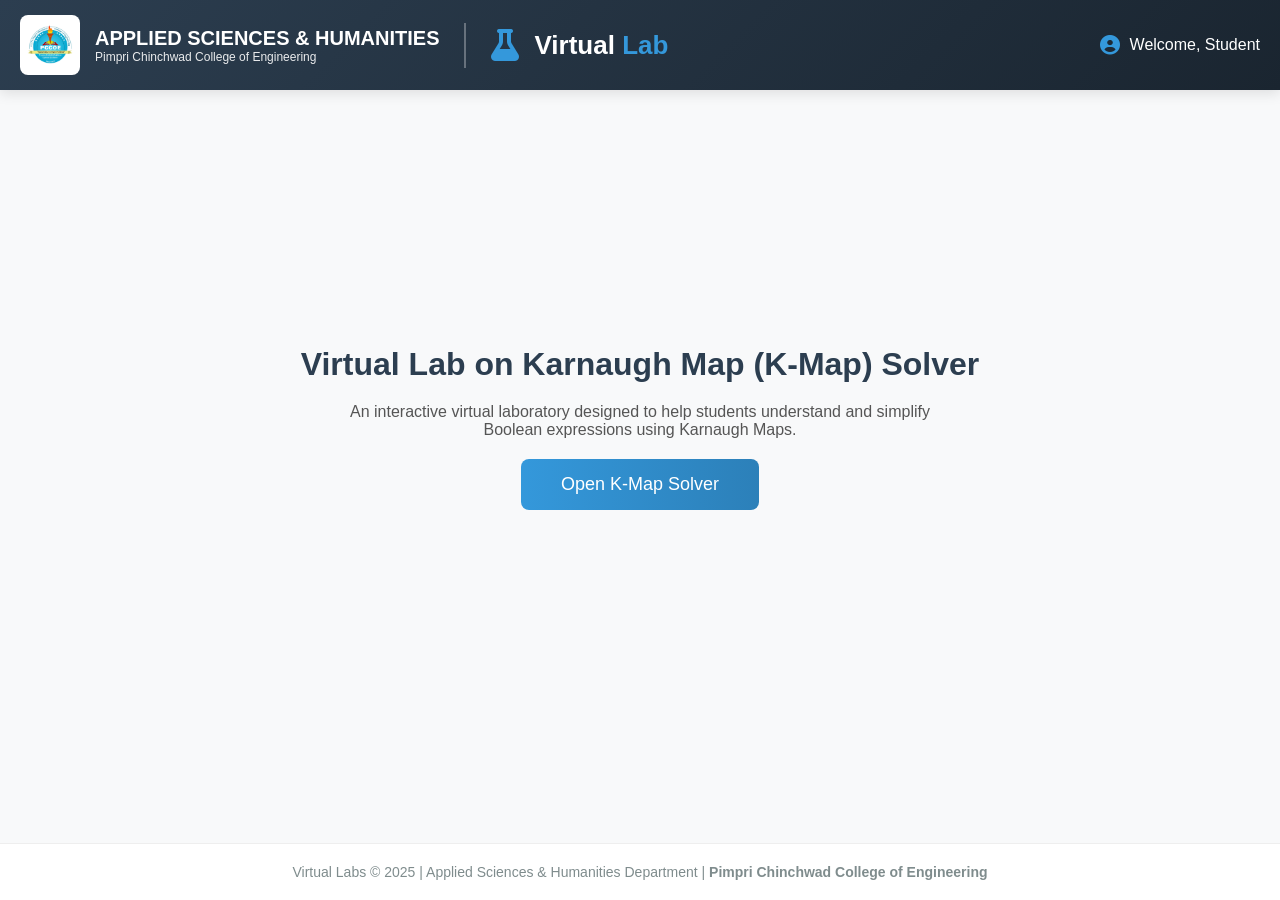
<file: index.html>
<!DOCTYPE html>
<html lang="en">

<head>
    <meta charset="UTF-8">
    <meta name="viewport" content="width=device-width, initial-scale=1.0">
    <title>K-Map Solver | Virtual Lab</title>

    <link rel="stylesheet" href="https://cdnjs.cloudflare.com/ajax/libs/font-awesome/6.4.0/css/all.min.css">
    <link rel="stylesheet" href="css/style.css">
</head>

<body>

    <!-- header -->
    <header class="main-header">
        <div class="header-container">

            <div class="logo-section">

                <div class="pcce-logo-container">
                    <img src="assets/pccoe.png" alt="PCCOE Logo" class="pcce-logo-img">

                    <div class="pcce-logo-text">
                        <span class="main">APPLIED SCIENCES & HUMANITIES</span>
                        <span class="sub">Pimpri Chinchwad College of Engineering</span>
                    </div>
                </div>

                <div class="header-divider"></div>

                <div class="virtual-labs-logo">
                    <i class="fas fa-flask"></i>
                    <h1>Virtual <span>Lab</span></h1>
                </div>

            </div>

            <div class="user-info">
                <i class="fas fa-user-circle"></i>
                <span>Welcome, Student</span>
            </div>

        </div>
    </header>


    <!-- LANDING PAGE -->
    <section class="landing-screen">
        <h2>Virtual Lab on Karnaugh Map (K-Map) Solver</h2>

        <p>
            An interactive virtual laboratory designed to help students
            understand and simplify Boolean expressions using Karnaugh Maps.
        </p>

        <button class="start-btn" onclick="location.href='home.html'">
            Open K-Map Solver
        </button>
    </section>

    <!-- FOOTER -->
    <footer class="container">
        <p>
            Virtual Labs © 2025 | Applied Sciences & Humanities Department |
            <strong>Pimpri Chinchwad College of Engineering</strong>
        </p>
    </footer>

</body>

</html>
</file>
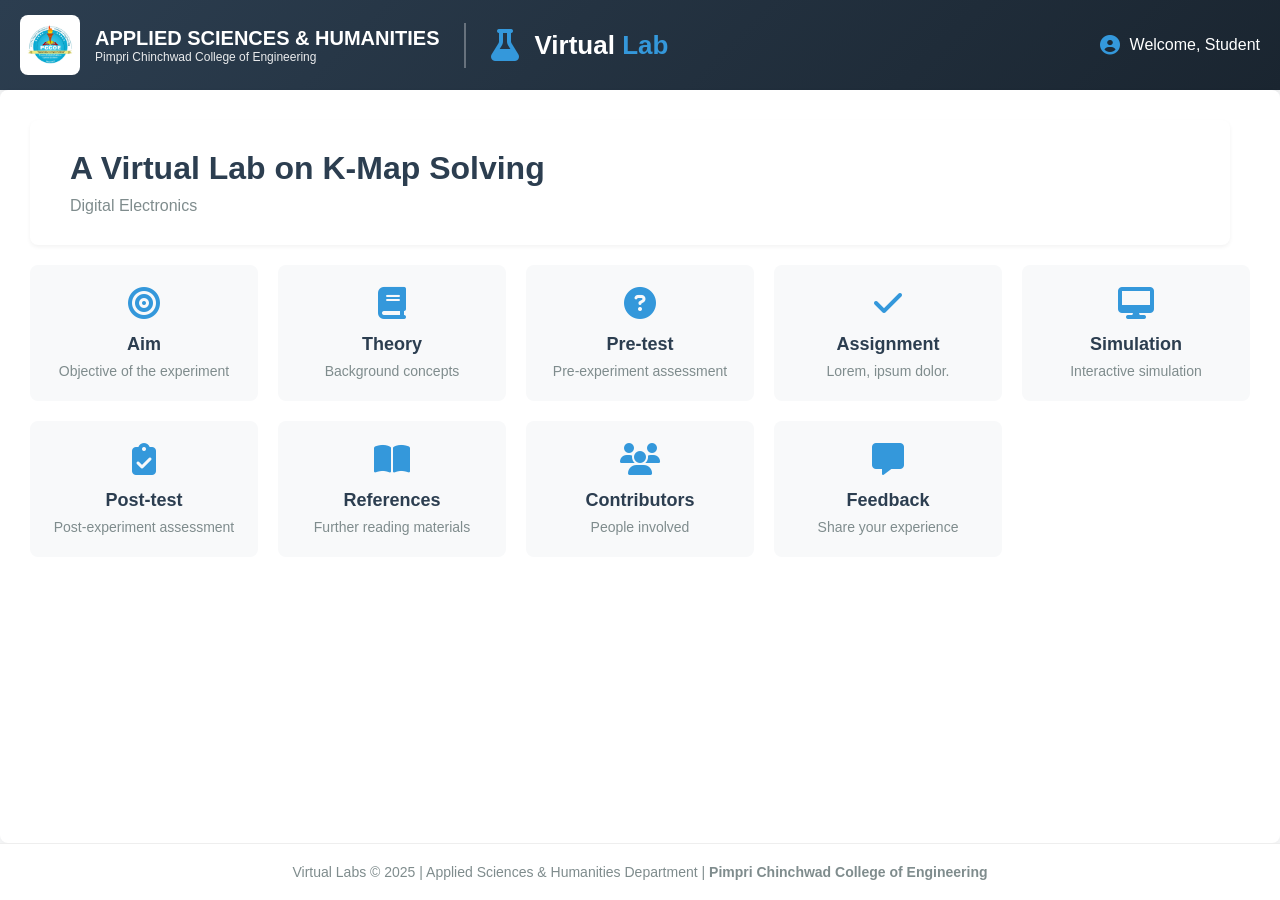
<file: home.html>
<!DOCTYPE html>
<html lang="en">

<head>
    <meta charset="UTF-8">
    <meta name="viewport" content="width=device-width, initial-scale=1.0">
    <title>K-Map Solver | Virtual Lab</title>

    <link rel="stylesheet" href="https://cdnjs.cloudflare.com/ajax/libs/font-awesome/6.4.0/css/all.min.css">
    <link rel="stylesheet" href="css/style.css">
</head>

<body>

    <!-- header -->
    <header class="main-header">
        <div class="header-container">

            <div class="logo-section">

                <div class="pcce-logo-container">
                    <img src="assets/pccoe.png" alt="PCCOE Logo" class="pcce-logo-img">

                    <div class="pcce-logo-text">
                        <span class="main">APPLIED SCIENCES & HUMANITIES</span>
                        <span class="sub">Pimpri Chinchwad College of Engineering</span>
                    </div>
                </div>

                <div class="header-divider"></div>

                <div class="virtual-labs-logo">
                    <i class="fas fa-flask"></i>
                    <h1>Virtual <span>Lab</span></h1>
                </div>

            </div>

            <div class="user-info">
                <i class="fas fa-user-circle"></i>
                <span>Welcome, Student</span>
            </div>

        </div>
    </header>


    <!-- Main Content -->
    <main class="content">

        <!-- Page Title -->
        <div class="content-header">
            <h2>A Virtual Lab on K-Map Solving</h2>
            <p>Digital Electronics</p>
        </div>

        <!-- Navigation Cards -->
        <div class="aim-sections">

            <div class="section-card">
                <a href="pages/aim.html">
                    <i class="fas fa-bullseye"></i>
                    <h3>Aim</h3>
                    <p>Objective of the experiment</p>
                </a>
            </div>

            <div class="section-card">
                <a href="pages/theory.html">
                    <i class="fas fa-book"></i>
                    <h3>Theory</h3>
                    <p>Background concepts</p>
                </a>

            </div>
            <div class="section-card">
                <a href="pages/pre-test.html">
                    <i class="fas fa-question-circle"></i>
                    <h3>Pre-test</h3>
                    <p>Pre-experiment assessment</p>
                </a>

            </div>
            <div class="section-card">
                <a href="pages/assignment.html">
                    <i class="fa fa-check"></i>
                    <h3>Assignment</h3>
                    <p>Lorem, ipsum dolor.</p>
                </a>

            </div>
            <div class="section-card">
                <a href="pages/simulation.html">
                    <i class="fas fa-desktop"></i>
                    <h3>Simulation</h3>
                    <p>Interactive simulation</p>
                </a>

            </div>
            <div class="section-card">
                <a href="pages/post-test.html">
                    <i class="fas fa-clipboard-check"></i>
                    <h3>Post-test</h3>
                    <p>Post-experiment assessment</p>
                </a>

            </div>
            <div class="section-card">
                <a href="pages/reference.html">
                    <i class="fas fa-book-open"></i>
                    <h3>References</h3>
                    <p>Further reading materials</p>
                </a>

            </div>
            <div class="section-card">
                <a href="pages/contributors.html">
                    <i class="fas fa-users"></i>
                    <h3>Contributors</h3>
                    <p>People involved</p>
                </a>

            </div>
            <div class="section-card feedback-card">
                <a href="pages/feedback.html">
                    <i class="fas fa-comment-alt"></i>
                    <h3>Feedback</h3>
                    <p>Share your experience</p>
                </a>

            </div>
        </div>

    </main>

    <!-- FOOTER -->
    <footer class="container">
        <p>
            Virtual Labs © 2025 | Applied Sciences & Humanities Department |
            <strong>Pimpri Chinchwad College of Engineering</strong>
        </p>
    </footer>

</body>


</body>

</html>
</file>
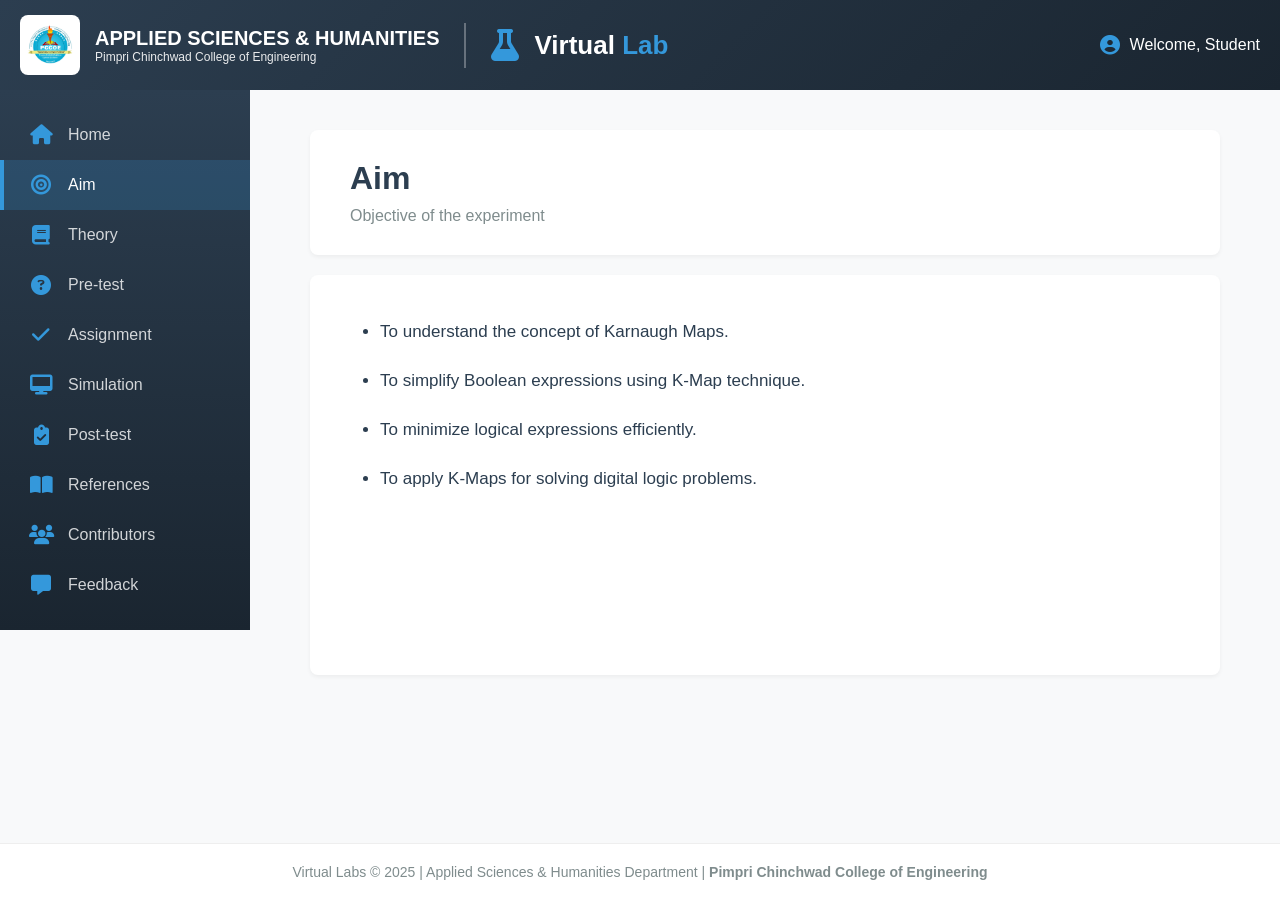
<file: pages/aim.html>
<!DOCTYPE html>
<html lang="en">

<head>
    <meta charset="UTF-8">
    <title>Aim | K-Map Solver</title>
    <meta name="viewport" content="width=device-width, initial-scale=1.0">

    <link rel="stylesheet" href="https://cdnjs.cloudflare.com/ajax/libs/font-awesome/6.4.0/css/all.min.css">
    <link rel="stylesheet" href="../css/style.css">
</head>

<body>
    <!-- header -->
    <header class="main-header">
        <div class="header-container">

            <div class="logo-section">

                <div class="pcce-logo-container">
                    <img src="../assets/pccoe.png" alt="PCCOE Logo" class="pcce-logo-img">

                    <div class="pcce-logo-text">
                        <span class="main">APPLIED SCIENCES & HUMANITIES</span>
                        <span class="sub">Pimpri Chinchwad College of Engineering</span>
                    </div>
                </div>

                <div class="header-divider"></div>

                <div class="virtual-labs-logo">
                    <i class="fas fa-flask"></i>
                    <h1>Virtual <span>Lab</span></h1>
                </div>

            </div>

            <div class="user-info">
                <i class="fas fa-user-circle"></i>
                <span>Welcome, Student</span>
            </div>

        </div>
    </header>

    <!-- MAIN CONTENT -->

    <div class="page-wrapper">
        <!-- Sidebar -->
        <aside class="sidebar">
            <nav class="sidebar-nav">
                <a href="../home.html" class="nav-item">
                    <i class="fas fa-home"></i>
                    <span>Home</span>
                </a>
                <a href="aim.html" class="nav-item active">
                    <i class="fas fa-bullseye"></i>
                    <span>Aim</span>
                </a>
                <a href="theory.html" class="nav-item">
                    <i class="fas fa-book"></i>
                    <span>Theory</span>
                </a>
                <a href="pre-test.html" class="nav-item">
                    <i class="fas fa-question-circle"></i>
                    <span>Pre-test</span>
                </a>
                <a href="assignment.html" class="nav-item">
                    <i class="fa fa-check"></i>
                    <span>Assignment</span>
                </a>
                <a href="simulation.html" class="nav-item">
                    <i class="fas fa-desktop"></i>
                    <span>Simulation</span>
                </a>
                <a href="post-test.html" class="nav-item">
                    <i class="fas fa-clipboard-check"></i>
                    <span>Post-test</span>
                </a>
                <a href="reference.html" class="nav-item">
                    <i class="fas fa-book-open"></i>
                    <span>References</span>
                </a>
                <a href="contributors.html" class="nav-item">
                    <i class="fas fa-users"></i>
                    <span>Contributors</span>
                </a>
                <a href="feedback.html" class="nav-item">
                    <i class="fas fa-comment-alt"></i>
                    <span>Feedback</span>
                </a>
            </nav>
        </aside>

        <!-- aim content -->
        <main class="container home-content">

            <div class="content-header">
                <h2>Aim</h2>
                <p>Objective of the experiment</p>
            </div>

            <div class="aim-content">
                <ul>
                    <li>To understand the concept of Karnaugh Maps.</li>
                    <li>To simplify Boolean expressions using K-Map technique.</li>
                    <li>To minimize logical expressions efficiently.</li>
                    <li>To apply K-Maps for solving digital logic problems.</li>
                </ul>
            </div>

        </main>
    </div>

    <!-- FOOTER -->
    <footer class="container">
        <p>
            Virtual Labs © 2025 | Applied Sciences & Humanities Department |
            <strong>Pimpri Chinchwad College of Engineering</strong>
        </p>
    </footer>

</body>

</html>
</file>
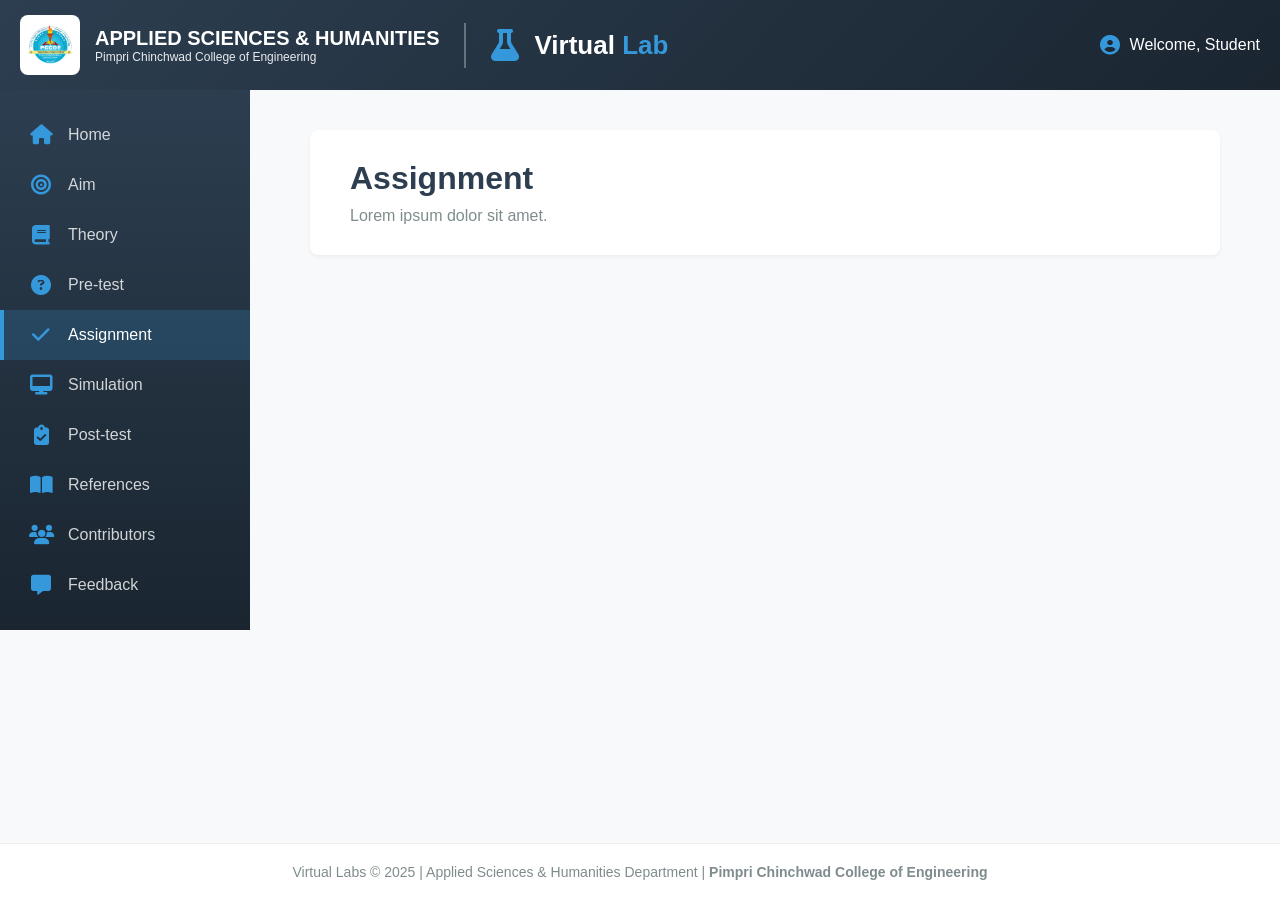
<file: pages/assignment.html>
<!DOCTYPE html>
<html lang="en">

<head>
    <meta charset="UTF-8">
    <title>Aim | K-Map Solver</title>
    <meta name="viewport" content="width=device-width, initial-scale=1.0">

    <link rel="stylesheet" href="https://cdnjs.cloudflare.com/ajax/libs/font-awesome/6.4.0/css/all.min.css">
    <link rel="stylesheet" href="../css/style.css">
</head>

<body>
    <!-- header -->
    <header class="main-header">
        <div class="header-container">

            <div class="logo-section">

                <div class="pcce-logo-container">
                    <img src="../assets/pccoe.png" alt="PCCOE Logo" class="pcce-logo-img">

                    <div class="pcce-logo-text">
                        <span class="main">APPLIED SCIENCES & HUMANITIES</span>
                        <span class="sub">Pimpri Chinchwad College of Engineering</span>
                    </div>
                </div>

                <div class="header-divider"></div>

                <div class="virtual-labs-logo">
                    <i class="fas fa-flask"></i>
                    <h1>Virtual <span>Lab</span></h1>
                </div>

            </div>

            <div class="user-info">
                <i class="fas fa-user-circle"></i>
                <span>Welcome, Student</span>
            </div>

        </div>
    </header>

    <!-- MAIN CONTENT -->

    <div class="page-wrapper">
        <!-- Sidebar -->
        <aside class="sidebar">
            <nav class="sidebar-nav">
                <a href="../home.html" class="nav-item">
                    <i class="fas fa-home"></i>
                    <span>Home</span>
                </a>
                <a href="aim.html" class="nav-item">
                    <i class="fas fa-bullseye"></i>
                    <span>Aim</span>
                </a>
                <a href="theory.html" class="nav-item">
                    <i class="fas fa-book"></i>
                    <span>Theory</span>
                </a>
                <a href="pre-test.html" class="nav-item">
                    <i class="fas fa-question-circle"></i>
                    <span>Pre-test</span>
                </a>
                <a href="assignment.html" class="nav-item active">
                    <i class="fa fa-check"></i>
                    <span>Assignment</span>
                </a>
                <a href="simulation.html" class="nav-item">
                    <i class="fas fa-desktop"></i>
                    <span>Simulation</span>
                </a>
                <a href="post-test.html" class="nav-item">
                    <i class="fas fa-clipboard-check"></i>
                    <span>Post-test</span>
                </a>
                <a href="reference.html" class="nav-item">
                    <i class="fas fa-book-open"></i>
                    <span>References</span>
                </a>
                <a href="contributors.html" class="nav-item">
                    <i class="fas fa-users"></i>
                    <span>Contributors</span>
                </a>
                <a href="feedback.html" class="nav-item">
                    <i class="fas fa-comment-alt"></i>
                    <span>Feedback</span>
                </a>
            </nav>
        </aside>

        <!-- ASSIGNMENT CONTENT -->
        <main class="container home-content">

            <div class="content-header">
                <h2>Assignment</h2>
                <p>Lorem ipsum dolor sit amet.</p>
            </div>
        </main>

    </div>  
<!-- FOOTER -->
<footer class="container">
    <p>
        Virtual Labs © 2025 | Applied Sciences & Humanities Department |
        <strong>Pimpri Chinchwad College of Engineering</strong>
    </p>
</footer>

</body>

</html>
</file>
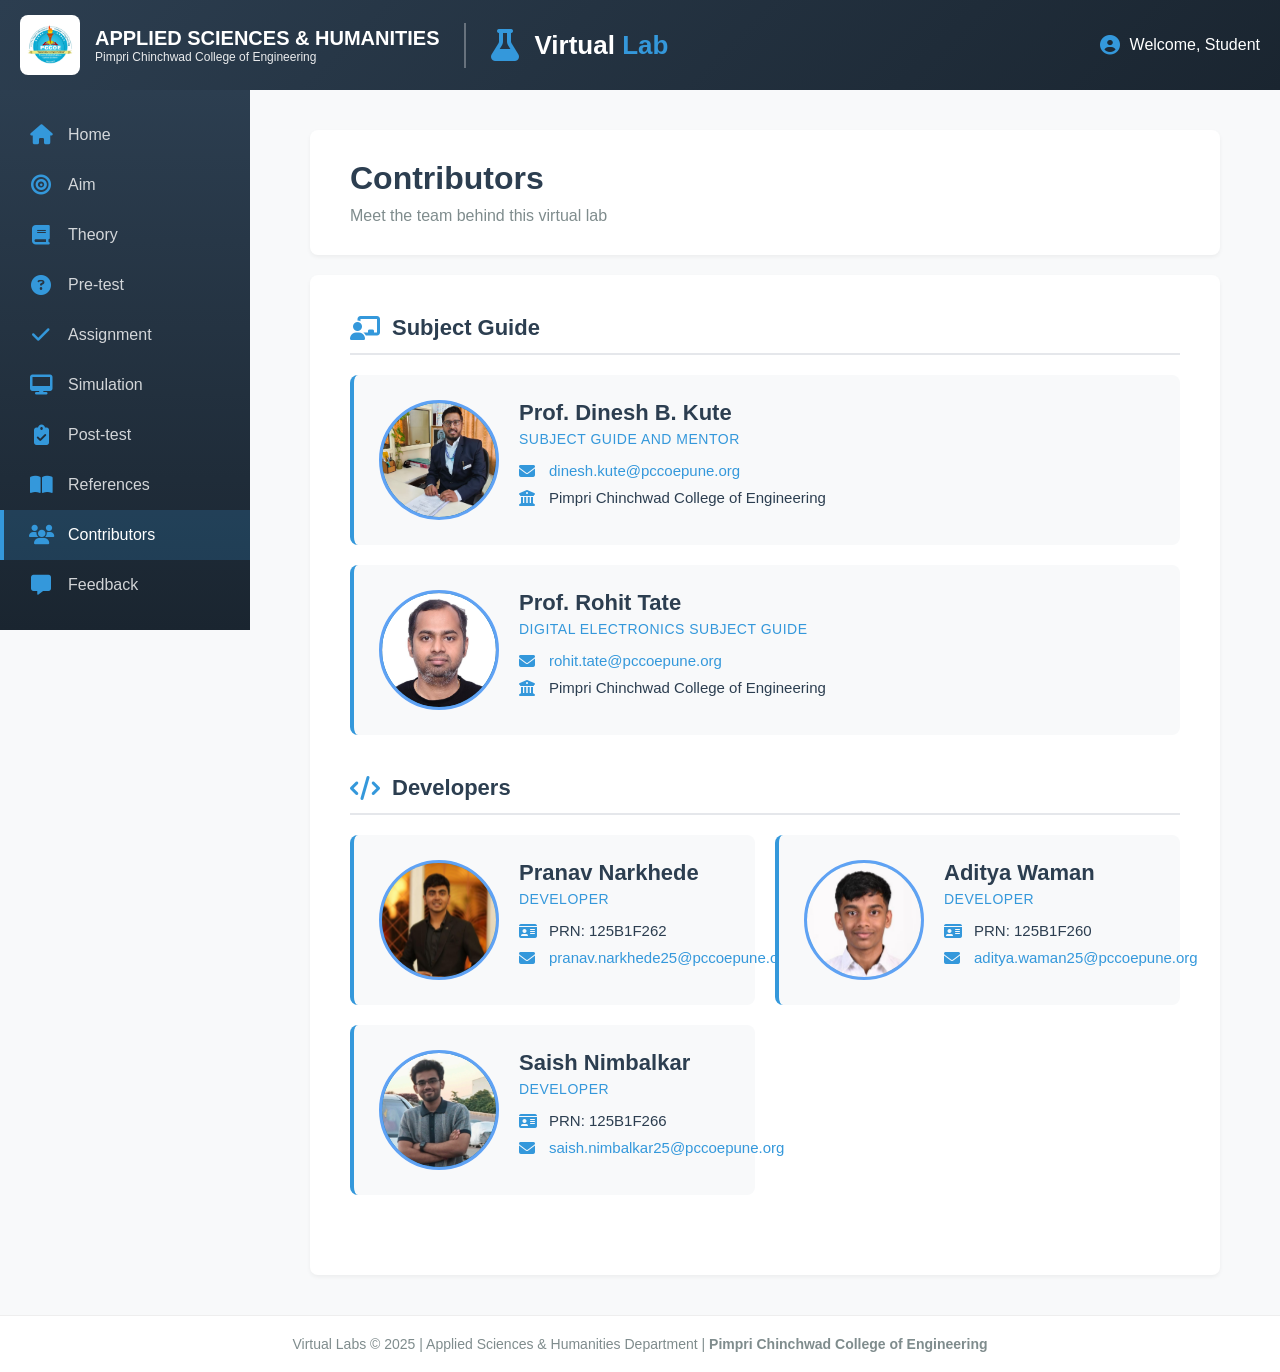
<file: pages/contributors.html>
<!DOCTYPE html>
<html lang="en">

<head>
    <meta charset="UTF-8">
    <meta name="viewport" content="width=device-width, initial-scale=1.0">
    <title>Contributors | K-Map Solver</title>

    <link rel="stylesheet" href="https://cdnjs.cloudflare.com/ajax/libs/font-awesome/6.4.0/css/all.min.css">

    <link rel="stylesheet" href="../css/style.css">
</head>

<body>

    <!-- HEADER -->
    <header class="main-header">
        <div class="header-container">

            <div class="logo-section">

                <div class="pcce-logo-container">
                    <img src="../assets/pccoe.png" alt="PCCOE Logo" class="pcce-logo-img">

                    <div class="pcce-logo-text">
                        <span class="main">APPLIED SCIENCES & HUMANITIES</span>
                        <span class="sub">Pimpri Chinchwad College of Engineering</span>
                    </div>
                </div>

                <div class="header-divider"></div>

                <div class="virtual-labs-logo">
                    <i class="fas fa-flask"></i>
                    <h1>Virtual <span>Lab</span></h1>
                </div>

            </div>

            <div class="user-info">
                <i class="fas fa-user-circle"></i>
                <span>Welcome, Student</span>
            </div>

        </div>
    </header>

    <div class="page-wrapper">
        <!-- Sidebar -->
        <aside class="sidebar">
            <nav class="sidebar-nav">
                <a href="../home.html" class="nav-item">
                    <i class="fas fa-home"></i>
                    <span>Home</span>
                </a>
                <a href="aim.html" class="nav-item">
                    <i class="fas fa-bullseye"></i>
                    <span>Aim</span>
                </a>
                <a href="theory.html" class="nav-item">
                    <i class="fas fa-book"></i>
                    <span>Theory</span>
                </a>
                <a href="pre-test.html" class="nav-item">
                    <i class="fas fa-question-circle"></i>
                    <span>Pre-test</span>
                </a>
                <a href="assignment.html" class="nav-item">
                    <i class="fa fa-check"></i>
                    <span>Assignment</span>
                </a>
                <a href="simulation.html" class="nav-item">
                    <i class="fas fa-desktop"></i>
                    <span>Simulation</span>
                </a>
                <a href="post-test.html" class="nav-item">
                    <i class="fas fa-clipboard-check"></i>
                    <span>Post-test</span>
                </a>
                <a href="reference.html" class="nav-item">
                    <i class="fas fa-book-open"></i>
                    <span>References</span>
                </a>
                <a href="contributors.html" class="nav-item active">
                    <i class="fas fa-users"></i>
                    <span>Contributors</span>
                </a>
                <a href="feedback.html" class="nav-item">
                    <i class="fas fa-comment-alt"></i>
                    <span>Feedback</span>
                </a>
            </nav>
        </aside>

        <!-- contributors Content -->
        <main class="container home-content">

            <div class="content-header">
                <h2>Contributors</h2>
                <p>Meet the team behind this virtual lab</p>
            </div>

            <div class="references-content">
                <!-- Subject Guide Section -->
                <section class="reference-section">
                    <h3><i class="fas fa-chalkboard-teacher"></i> Subject Guide</h3>

                    <div class="contributor-card guide-card">
                        <div class="contributor-avatar">
                            <img src="../assets/Prof. Dinesh Kute.png" alt="Prof. Dinesh Kute">
                        </div>
                        <div class="contributor-info">
                            <h4>Prof. Dinesh B. Kute</h4>
                            <p class="contributor-role">Subject Guide and Mentor</p>
                            <div class="contributor-details">
                                <div class="detail-item">
                                    <i class="fas fa-envelope"></i>
                                    <a href="mailto:dinesh.kute@pccoepune.org">dinesh.kute@pccoepune.org</a>
                                </div>
                                <div class="detail-item">
                                    <i class="fas fa-university"></i>
                                    <span>Pimpri Chinchwad College of Engineering</span>
                                </div>
                            </div>
                        </div>
                    </div>

                    <div class="contributor-card guide-card">
                        <div class="contributor-avatar">
                            <img src="../assets/Prof. Rohit Tate.jpeg" alt="Prof. Rohit Tate">
                        </div>
                        <div class="contributor-info">
                            <h4>Prof. Rohit Tate</h4>
                            <p class="contributor-role">Digital Electronics Subject Guide</p>
                            <div class="contributor-details">
                                <div class="detail-item">
                                    <i class="fas fa-envelope"></i>
                                    <a href="mailto:rohit.tate@pccoepune.org">rohit.tate@pccoepune.org</a>
                                </div>
                                <div class="detail-item">
                                    <i class="fas fa-university"></i>
                                    <span>Pimpri Chinchwad College of Engineering</span>
                                </div>
                            </div>
                        </div>
                    </div>
                </section>

                <!-- Developers Section -->
                <section class="reference-section">
                    <h3><i class="fas fa-code"></i> Developers</h3>

                    <div class="developers-grid">

                        <div class="contributor-card">
                            <div class="contributor-avatar">
                                <img src="../assets/Pranav Narkhede.PNG" alt="Pranav Narkhede">
                            </div>
                            <div class="contributor-info">
                                <h4>Pranav Narkhede</h4>
                                <p class="contributor-role">Developer</p>
                                <div class="contributor-details">
                                    <div class="detail-item">
                                        <i class="fas fa-id-card"></i>
                                        <span>PRN: 125B1F262</span>
                                    </div>
                                    <div class="detail-item">
                                        <i class="fas fa-envelope"></i>
                                        <a
                                            href="mailto:pranav.narkhede25@pccoepune.org">pranav.narkhede25@pccoepune.org</a>
                                    </div>
                                </div>
                            </div>
                        </div>

                        <div class="contributor-card">
                            <div class="contributor-avatar">
                                <img src="../assets/Aditya Waman.png" alt="Aditya Waman">
                            </div>
                            <div class="contributor-info">
                                <h4>Aditya Waman</h4>
                                <p class="contributor-role">Developer</p>
                                <div class="contributor-details">
                                    <div class="detail-item">
                                        <i class="fas fa-id-card"></i>
                                        <span>PRN: 125B1F260</span>
                                    </div>
                                    <div class="detail-item">
                                        <i class="fas fa-envelope"></i>
                                        <a href="mailto:aditya.waman25@pccoepune.org">aditya.waman25@pccoepune.org</a>
                                    </div>
                                </div>
                            </div>
                        </div>

                        <div class="contributor-card">
                            <div class="contributor-avatar">
                                <img src="../assets/Saish Nimbalkar.png" alt="Saish Nimbalkar">
                            </div>
                            <div class="contributor-info">
                                <h4>Saish Nimbalkar</h4>
                                <p class="contributor-role">Developer</p>
                                <div class="contributor-details">
                                    <div class="detail-item">
                                        <i class="fas fa-id-card"></i>
                                        <span>PRN: 125B1F266</span>
                                    </div>
                                    <div class="detail-item">
                                        <i class="fas fa-envelope"></i>
                                        <a
                                            href="mailto:saish.nimbalkar25@pccoepune.org">saish.nimbalkar25@pccoepune.org</a>
                                    </div>
                                </div>
                            </div>
                        </div>

                    </div>
                </section>

            </div>

        </main>

    </div>

    <!-- FOOTER -->
    <footer>
        <p>
            Virtual Labs © 2025 | Applied Sciences & Humanities Department |
            <strong>Pimpri Chinchwad College of Engineering</strong>
        </p>
    </footer>

</body>

</html>
</file>
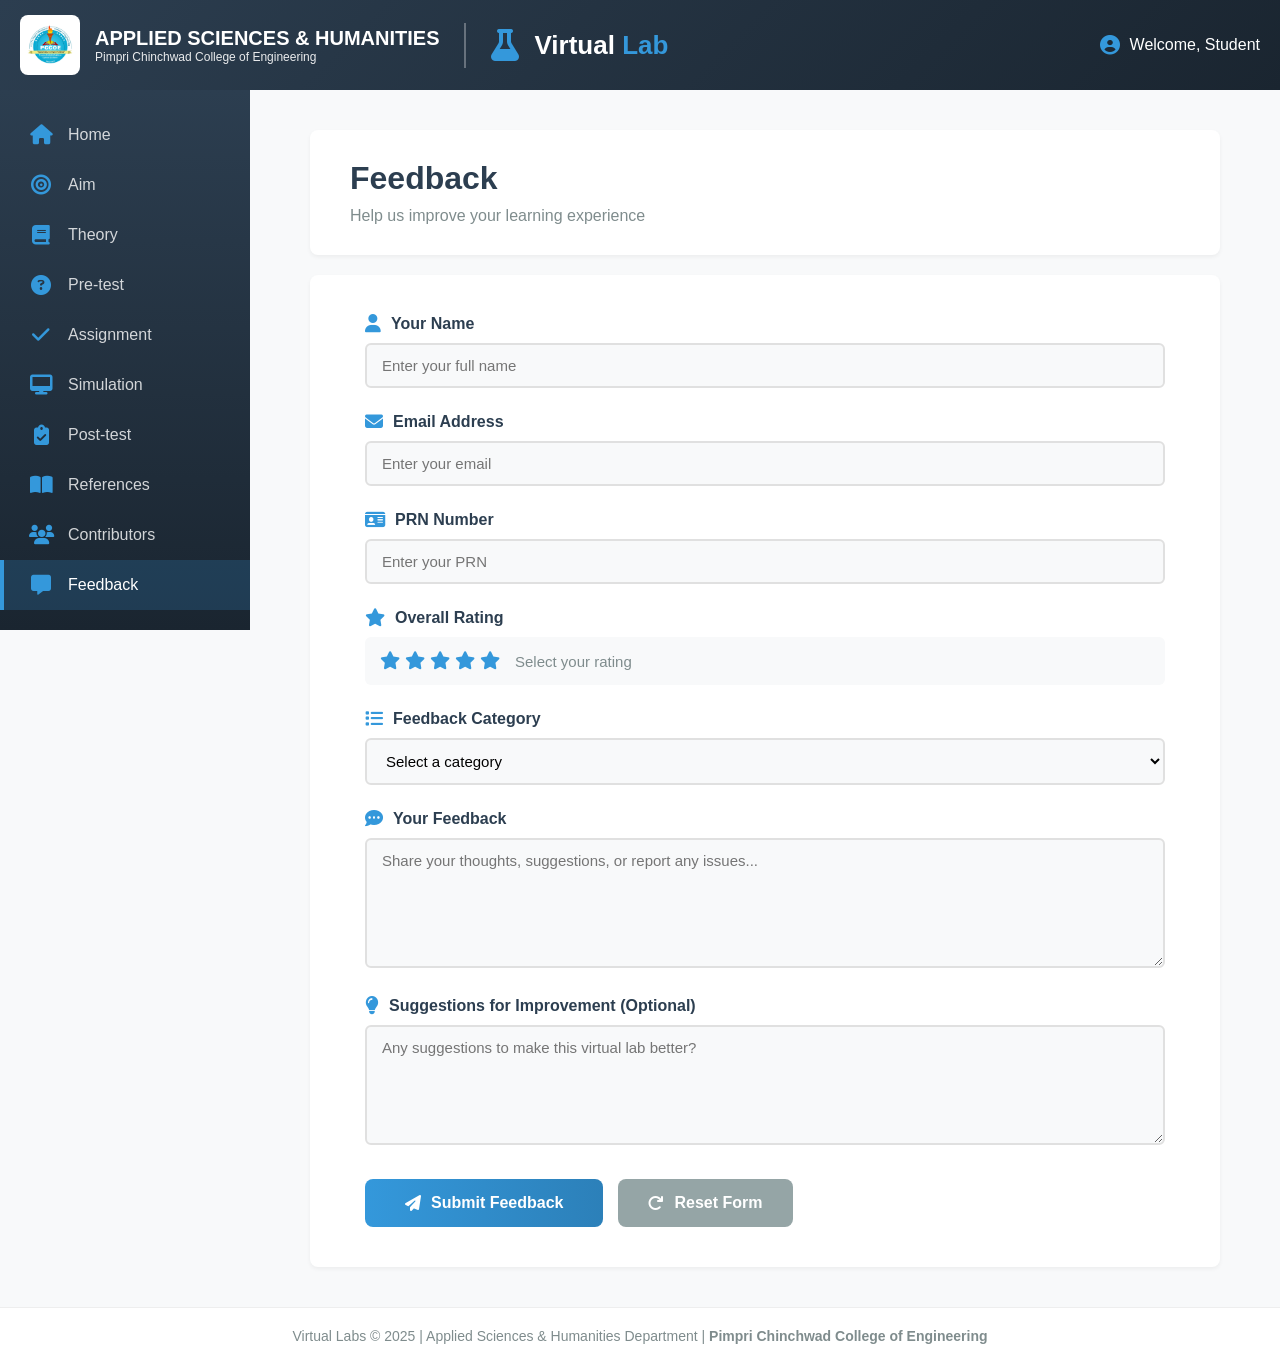
<file: pages/feedback.html>
<!DOCTYPE html>
<html lang="en">

<head>
    <meta charset="UTF-8">
    <meta name="viewport" content="width=device-width, initial-scale=1.0">
    <title>Feedback | K-Map Solver</title>

    <link rel="stylesheet" href="https://cdnjs.cloudflare.com/ajax/libs/font-awesome/6.4.0/css/all.min.css">
    <link rel="stylesheet" href="../css/style.css">
</head>

<body>

    <!-- HEADER -->
    <header class="main-header">
        <div class="header-container">

            <div class="logo-section">

                <div class="pcce-logo-container">
                    <img src="../assets/pccoe.png" alt="PCCOE Logo" class="pcce-logo-img">

                    <div class="pcce-logo-text">
                        <span class="main">APPLIED SCIENCES & HUMANITIES</span>
                        <span class="sub">Pimpri Chinchwad College of Engineering</span>
                    </div>
                </div>

                <div class="header-divider"></div>

                <div class="virtual-labs-logo">
                    <i class="fas fa-flask"></i>
                    <h1>Virtual <span>Lab</span></h1>
                </div>

            </div>

            <div class="user-info">
                <i class="fas fa-user-circle"></i>
                <span>Welcome, Student</span>
            </div>

        </div>
    </header>

    <div class="page-wrapper">

        <!-- Sidebar -->
        <aside class="sidebar">
            <nav class="sidebar-nav">
                <a href="../home.html" class="nav-item">
                    <i class="fas fa-home"></i>
                    <span>Home</span>
                </a>
                <a href="aim.html" class="nav-item">
                    <i class="fas fa-bullseye"></i>
                    <span>Aim</span>
                </a>
                <a href="theory.html" class="nav-item">
                    <i class="fas fa-book"></i>
                    <span>Theory</span>
                </a>
                <a href="pre-test.html" class="nav-item">
                    <i class="fas fa-question-circle"></i>
                    <span>Pre-test</span>
                </a>
                <a href="assignment.html" class="nav-item">
                    <i class="fa fa-check"></i>
                    <span>Assignment</span>
                </a>
                <a href="simulation.html" class="nav-item">
                    <i class="fas fa-desktop"></i>
                    <span>Simulation</span>
                </a>
                <a href="post-test.html" class="nav-item">
                    <i class="fas fa-clipboard-check"></i>
                    <span>Post-test</span>
                </a>
                <a href="reference.html" class="nav-item">
                    <i class="fas fa-book-open"></i>
                    <span>References</span>
                </a>
                <a href="contributors.html" class="nav-item">
                    <i class="fas fa-users"></i>
                    <span>Contributors</span>
                </a>
                <a href="feedback.html" class="nav-item active">
                    <i class="fas fa-comment-alt"></i>
                    <span>Feedback</span>
                </a>
            </nav>
        </aside>

        <!-- feedback Content -->
        <main class="container home-content">

            <div class="content-header">
                <h2>Feedback</h2>
                <p>Help us improve your learning experience</p>
            </div>

            <div class="feedback-content-page">

                <!-- Feedback Form -->
                <div class="feedback-form-container">
                    <div id="feedbackForm">

                        <div class="form-group">
                            <label for="studentName">
                                <i class="fas fa-user"></i>
                                Your Name
                            </label>
                            <input type="text" id="studentName" placeholder="Enter your full name" required>
                        </div>

                        <div class="form-group">
                            <label for="studentEmail">
                                <i class="fas fa-envelope"></i>
                                Email Address
                            </label>
                            <input type="email" id="studentEmail" placeholder="Enter your email" required>
                        </div>

                        <div class="form-group">
                            <label for="studentPRN">
                                <i class="fas fa-id-card"></i>
                                PRN Number
                            </label>
                            <input type="text" id="studentPRN" placeholder="Enter your PRN" required>
                        </div>

                        <div class="form-group">
                            <label>
                                <i class="fas fa-star"></i>
                                Overall Rating
                            </label>
                            <div class="rating-container">
                                <div class="star-rating">
                                    <input type="radio" id="star5" name="rating" value="5">
                                    <label for="star5"><i class="fas fa-star"></i></label>

                                    <input type="radio" id="star4" name="rating" value="4">
                                    <label for="star4"><i class="fas fa-star"></i></label>

                                    <input type="radio" id="star3" name="rating" value="3">
                                    <label for="star3"><i class="fas fa-star"></i></label>

                                    <input type="radio" id="star2" name="rating" value="2">
                                    <label for="star2"><i class="fas fa-star"></i></label>

                                    <input type="radio" id="star1" name="rating" value="1">
                                    <label for="star1"><i class="fas fa-star"></i></label>
                                </div>
                                <span class="rating-text">Select your rating</span>
                            </div>
                        </div>

                        <div class="form-group">
                            <label for="category">
                                <i class="fas fa-list"></i>
                                Feedback Category
                            </label>
                            <select id="category" required>
                                <option value="">Select a category</option>
                                <option value="content">Content Quality</option>
                                <option value="ui">User Interface</option>
                                <option value="simulation">Simulation Experience</option>
                                <option value="tests">Pre/Post Tests</option>
                                <option value="overall">Overall Experience</option>
                                <option value="other">Other</option>
                            </select>
                        </div>

                        <div class="form-group">
                            <label for="feedbackMessage">
                                <i class="fas fa-comment-dots"></i>
                                Your Feedback
                            </label>
                            <textarea id="feedbackMessage" rows="6"
                                placeholder="Share your thoughts, suggestions, or report any issues..."
                                required></textarea>
                        </div>

                        <div class="form-group">
                            <label for="suggestions">
                                <i class="fas fa-lightbulb"></i>
                                Suggestions for Improvement (Optional)
                            </label>
                            <textarea id="suggestions" rows="4"
                                placeholder="Any suggestions to make this virtual lab better?"></textarea>
                        </div>

                        <div class="form-actions">
                            <button type="button" class="submit-feedback-btn" onclick="submitFeedback()">
                                <i class="fas fa-paper-plane"></i>
                                Submit Feedback
                            </button>
                            <button type="button" class="reset-btn" onclick="resetForm()">
                                <i class="fas fa-redo"></i>
                                Reset Form
                            </button>
                        </div>

                    </div>

                    <div id="successMessage" class="success-message" style="display: none;">
                        <i class="fas fa-check-circle"></i>
                        <h3>Thank You!</h3>
                        <p>Your feedback has been submitted successfully. We appreciate your time and input!</p>
                        <button onclick="submitAnother()" class="submit-another-btn">
                            <i class="fas fa-plus"></i>
                            Submit Another Feedback
                        </button>
                    </div>

                </div>

            </div>

        </main>

    </div>

    <!-- FOOTER -->
    <footer>
        <p>
            Virtual Labs © 2025 | Applied Sciences & Humanities Department |
            <strong>Pimpri Chinchwad College of Engineering</strong>
        </p>
    </footer>

    <script>

        const starLabels = document.querySelectorAll('.star-rating label');
        const ratingText = document.querySelector('.rating-text');
        const starInputs = document.querySelectorAll('.star-rating input');

        starLabels.forEach((label, index) => {
            label.addEventListener('click', function () {
                const rating = 5 - index;
                ratingText.textContent = rating + ' star' + (rating > 1 ? 's' : '') + ' selected';
                ratingText.style.color = '#3498db';
            });
        });

        // Submit feedback 
        function submitFeedback() {
            const name = document.getElementById('studentName').value.trim();
            const email = document.getElementById('studentEmail').value.trim();
            const prn = document.getElementById('studentPRN').value.trim();
            const rating = document.querySelector('input[name="rating"]:checked');
            const category = document.getElementById('category').value;
            const message = document.getElementById('feedbackMessage').value.trim();
            const suggestions = document.getElementById('suggestions').value.trim();

            if (!name || !email || !prn || !rating || !category || !message) {
                alert('Please fill in all required fields');
                return;
            }

            const emailRegex = /^[^\s@]+@[^\s@]+\.[^\s@]+$/;
            if (!emailRegex.test(email)) {
                alert('Please enter a valid email address');
                return;
            }

            const submitBtn = document.querySelector('.submit-feedback-btn');
            submitBtn.disabled = true;
            submitBtn.innerHTML = '<i class="fas fa-spinner fa-spin"></i> Submitting...';

            const formData = new FormData();
            formData.append('name', name);
            formData.append('email', email);
            formData.append('prn', prn);
            formData.append('rating', rating.value);
            formData.append('category', category);
            formData.append('message', message);
            formData.append('suggestions', suggestions);

            fetch('https://script.google.com/macros/s/AKfycbx8N37-ghQsIV2HdoeC9aGqRy8-9d-IMhTBZZlPtc5Q6JaQn9ufCDofzQ0uSA3X3nOW1g/exec', {
                method: 'POST',
                body: formData
            })
                .then(response => response.json())
                .then(data => {
                    document.getElementById('feedbackForm').style.display = 'none';
                    document.getElementById('successMessage').style.display = 'flex';
                })
                .catch(error => {
                    console.error('Error:', error);
                    submitBtn.disabled = false;
                    submitBtn.innerHTML = '<i class="fas fa-paper-plane"></i> Submit Feedback';
                    alert('There was an error submitting your feedback. Please try again.');
                });
        }

        function submitAnother() {
            document.getElementById('successMessage').style.display = 'none';
            document.getElementById('feedbackForm').style.display = 'block';
            resetForm();
        }
    </script>

</body>

</html>
</file>
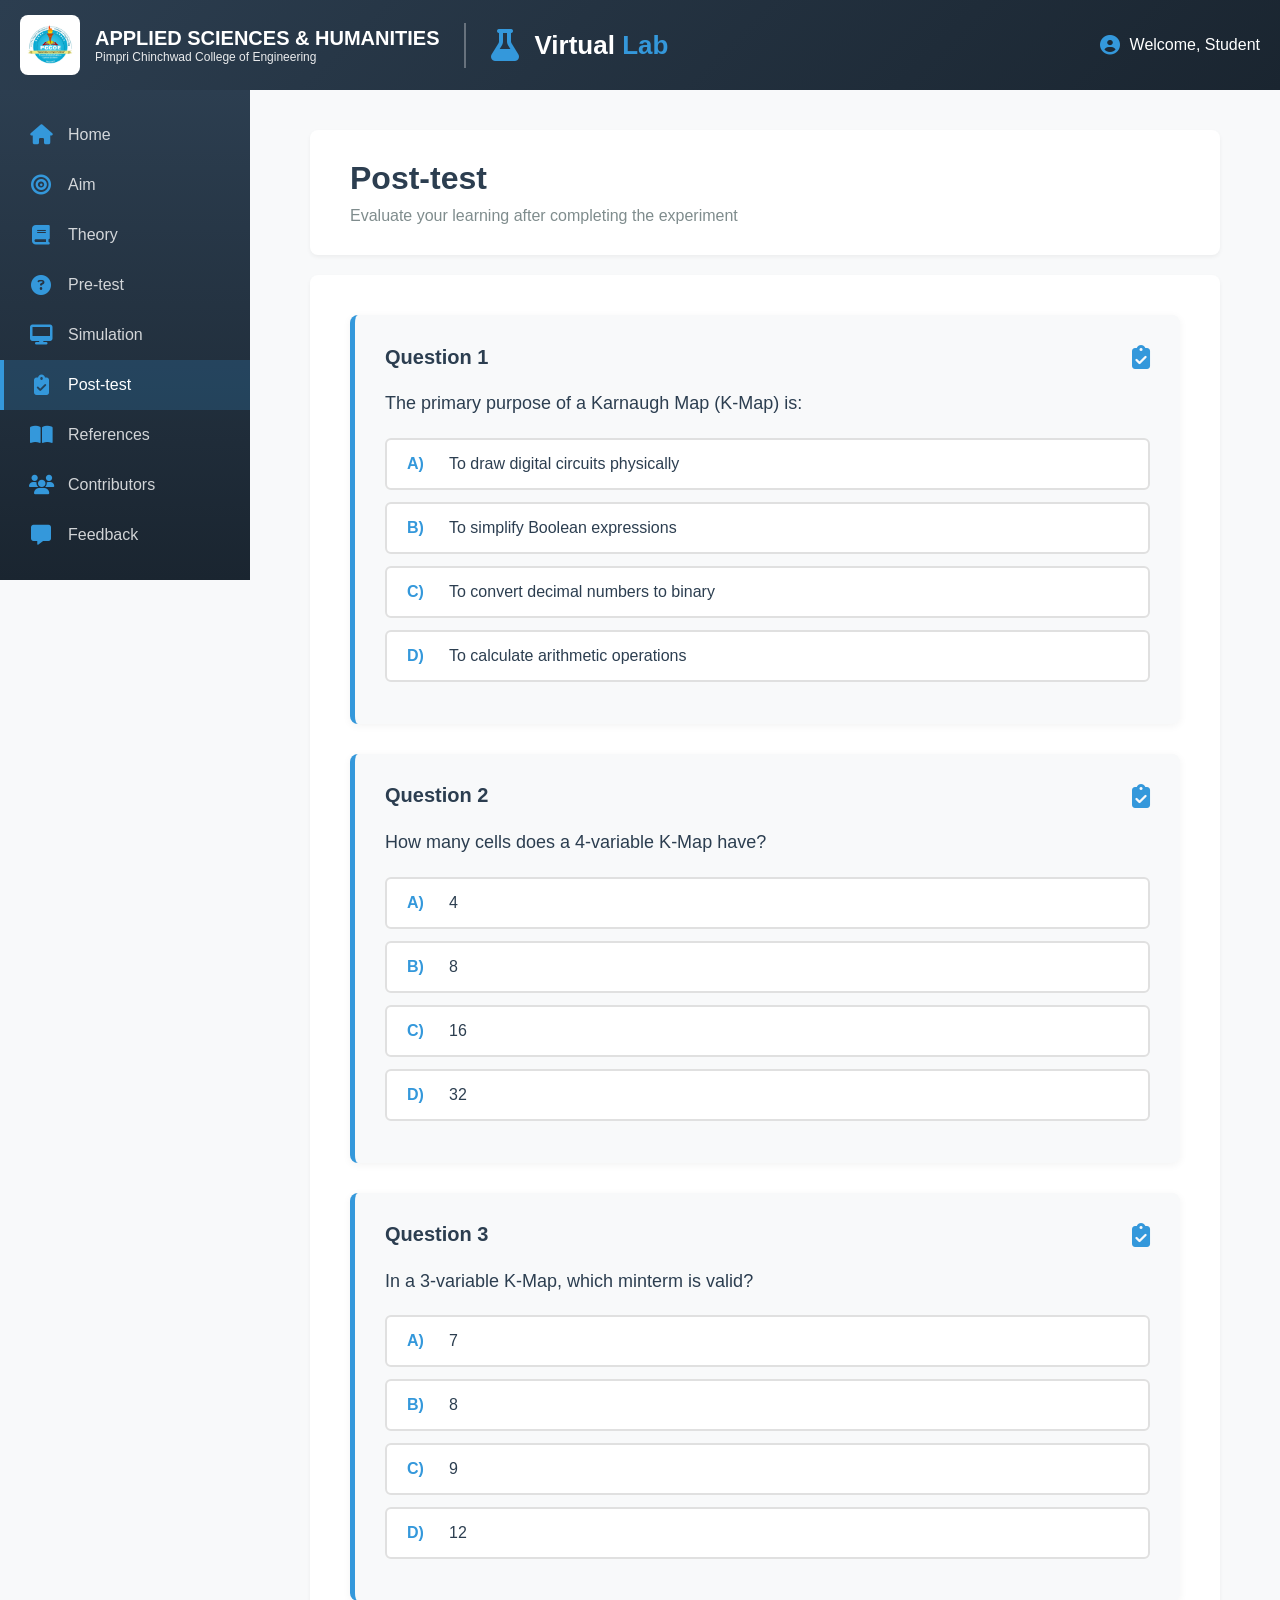
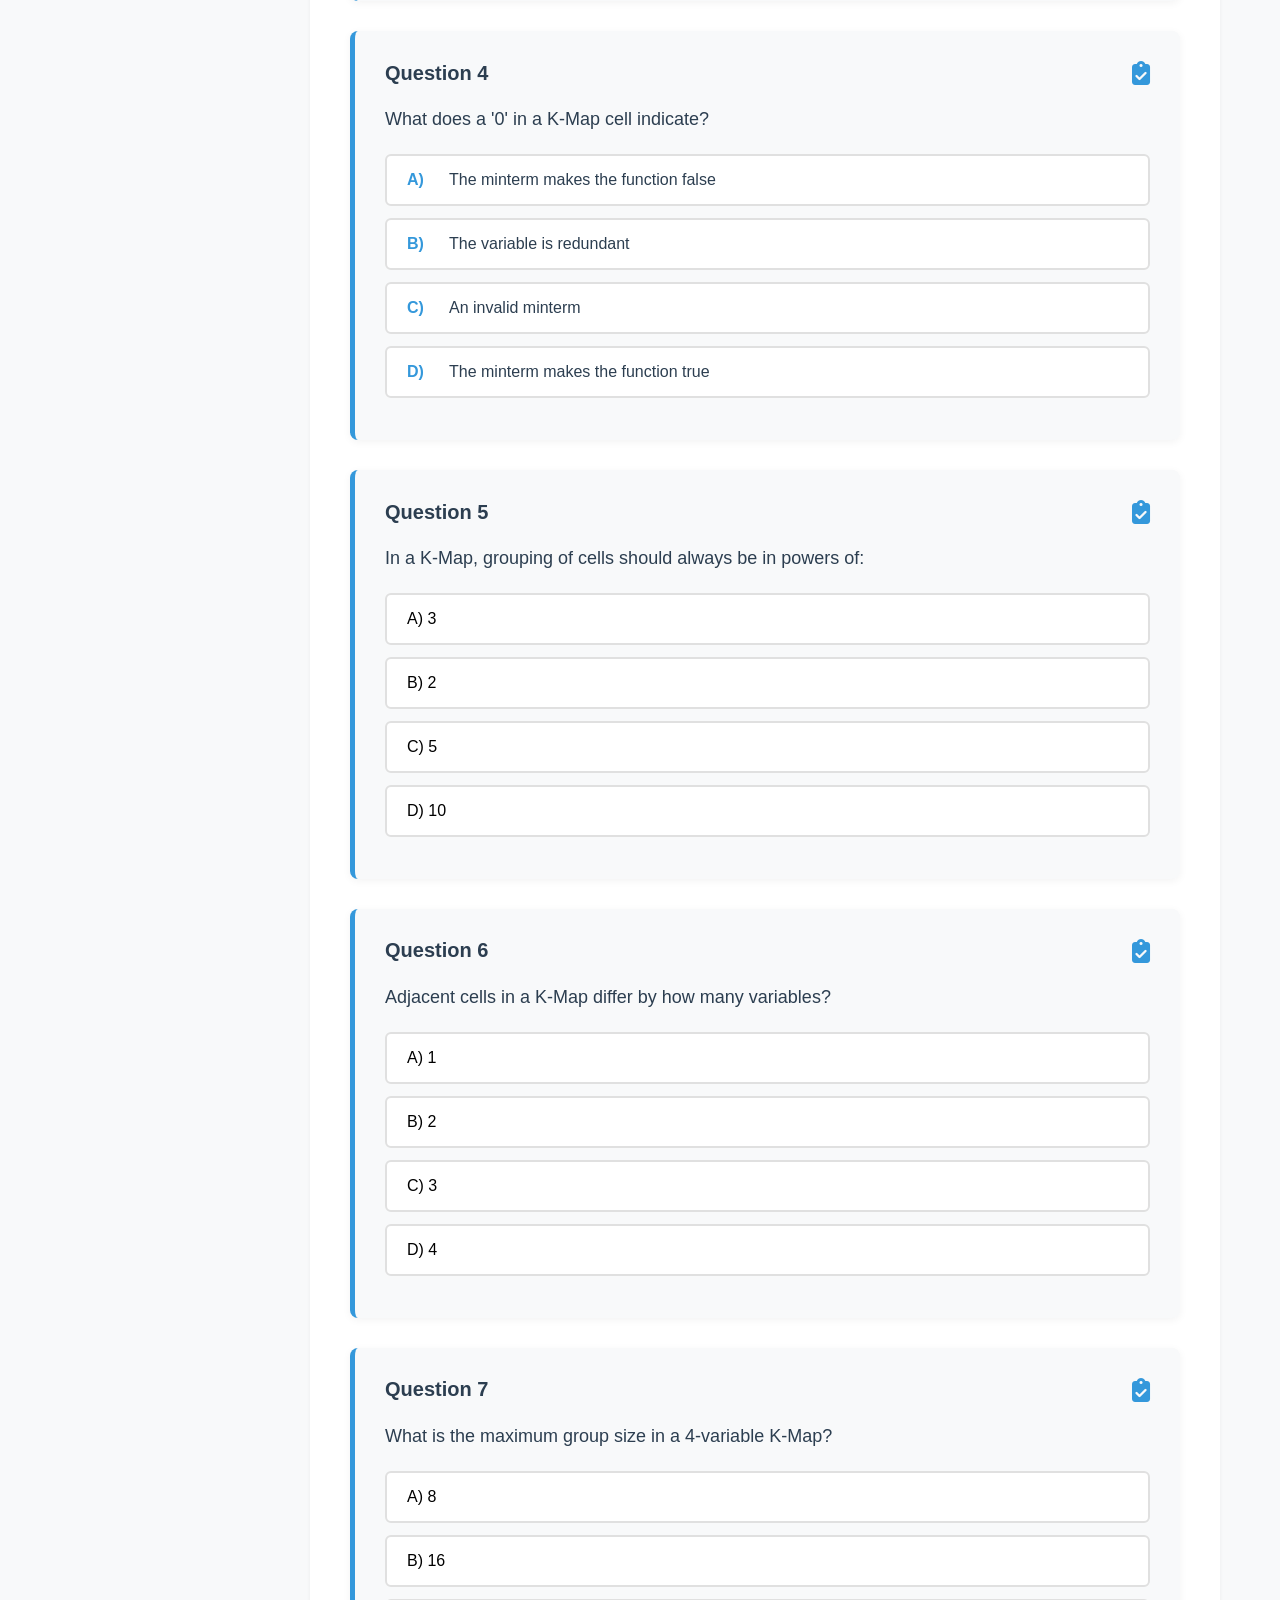
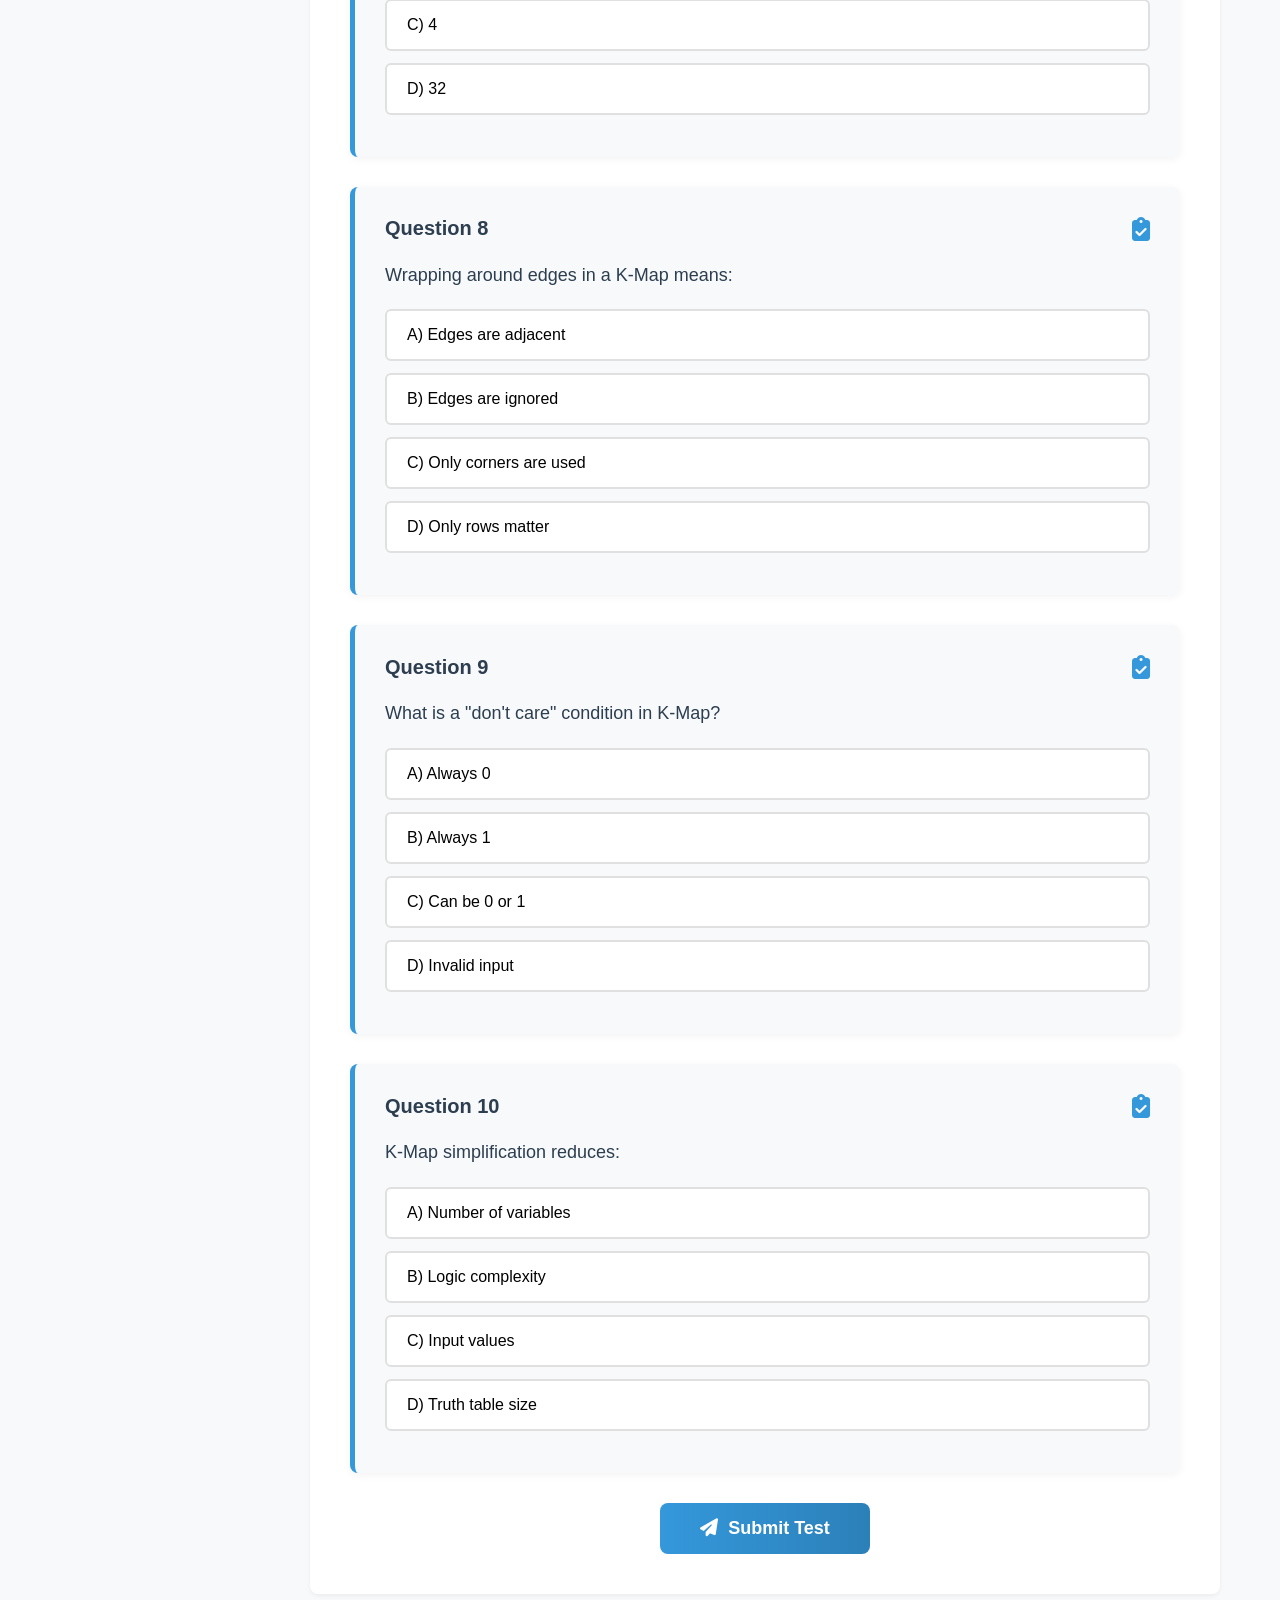
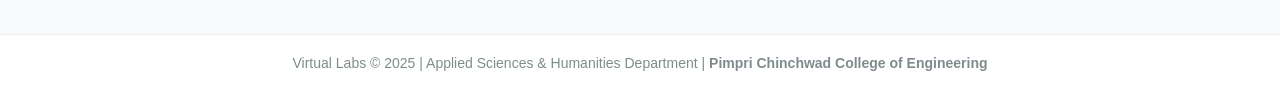
<file: pages/post-test.html>
<!DOCTYPE html>
<html lang="en">
<head>
    <meta charset="UTF-8">
    <meta name="viewport" content="width=device-width, initial-scale=1.0">
    <title>Post-test | K-Map Solver</title>

    <!-- Font Awesome -->
    <link rel="stylesheet" href="https://cdnjs.cloudflare.com/ajax/libs/font-awesome/6.4.0/css/all.min.css">

    <!-- Main CSS -->
    <link rel="stylesheet" href="../css/style.css">
</head>

<body>

<!-- ===== HEADER ===== -->
<header class="main-header">
    <div class="header-container">

        <!-- College Info -->
        <div class="logo-section">

            <div class="pcce-logo-container">
                <img src="../assets/pccoe.png" alt="PCCOE Logo" class="pcce-logo-img">
            
                <div class="pcce-logo-text">
                    <span class="main">APPLIED SCIENCES & HUMANITIES</span>
                    <span class="sub">Pimpri Chinchwad College of Engineering</span>
                </div>
            </div>

            <div class="header-divider"></div>
        
            <!-- Virtual Labs -->
            <div class="virtual-labs-logo">
                <i class="fas fa-flask"></i>
                <h1>Virtual <span>Lab</span></h1>
            </div>

        </div>

        <!-- User Info -->
        <div class="user-info">
            <i class="fas fa-user-circle"></i>
            <span>Welcome, Student</span>
        </div>

    </div>
</header>

<!-- ===== PAGE WRAPPER WITH SIDEBAR ===== -->
<div class="page-wrapper">

    <!-- Sidebar Navigation -->
    <aside class="sidebar">
        <nav class="sidebar-nav">
            <a href="../home.html" class="nav-item">
                <i class="fas fa-home"></i>
                <span>Home</span>
            </a>
            <a href="aim.html" class="nav-item">
                <i class="fas fa-bullseye"></i>
                <span>Aim</span>
            </a>
            <a href="theory.html" class="nav-item">
                <i class="fas fa-book"></i>
                <span>Theory</span>
            </a>
            <a href="pre-test.html" class="nav-item">
                <i class="fas fa-question-circle"></i>
                <span>Pre-test</span>
            </a>
            <a href="simulation.html" class="nav-item">
                <i class="fas fa-desktop"></i>
                <span>Simulation</span>
            </a>
            <a href="post-test.html" class="nav-item active">
                <i class="fas fa-clipboard-check"></i>
                <span>Post-test</span>
            </a>
            <a href="reference.html" class="nav-item">
                <i class="fas fa-book-open"></i>
                <span>References</span>
            </a>
            <a href="contributors.html" class="nav-item">
                <i class="fas fa-users"></i>
                <span>Contributors</span>
            </a>
            <a href="feedback.html" class="nav-item">
                <i class="fas fa-comment-alt"></i>
                <span>Feedback</span>
            </a>
        </nav>
    </aside>

    <!-- Main Content -->
    <main class="container home-content">

        <div class="content-header">
            <h2>Post-test</h2>
            <p>Evaluate your learning after completing the experiment</p>
        </div>

        <!-- Post-test Content -->
        <div class="pretest-content">

            <!-- Quiz Container -->
            <div id="quiz-container">

                <div class="question-card" data-question="1">
                    <div class="question-header">
                        <span class="question-number">Question 1</span>
                        <i class="fas fa-clipboard-check"></i>
                    </div>
                    <p class="question-text">
                        The primary purpose of a Karnaugh Map (K-Map) is:
                    </p>
                    <ul class="options-list">
                        <li class="option" data-answer="A" onclick="selectOption(1, 'A', false)">
                            <span class="option-label">A)</span>
                            <span>To draw digital circuits physically</span>
                        </li>
                        <li class="option" data-answer="B" onclick="selectOption(1, 'B', true)">
                            <span class="option-label">B)</span>
                            <span>To simplify Boolean expressions</span>
                        </li>
                        <li class="option" data-answer="C" onclick="selectOption(1, 'C', false)">
                            <span class="option-label">C)</span>
                            <span>To convert decimal numbers to binary</span>
                        </li>
                        <li class="option" data-answer="D" onclick="selectOption(1, 'D', false)">
                            <span class="option-label">D)</span>
                            <span>To calculate arithmetic operations</span>
                        </li>
                    </ul>
                    <div class="feedback" style="display: none;"></div>
                </div>

                <div class="question-card" data-question="2">
                    <div class="question-header">
                        <span class="question-number">Question 2</span>
                        <i class="fas fa-clipboard-check"></i>
                    </div>
                    <p class="question-text">
                        How many cells does a 4-variable K-Map have?
                    </p>
                    <ul class="options-list">
                        <li class="option" data-answer="A" onclick="selectOption(2, 'A', false)">
                            <span class="option-label">A)</span>
                            <span>4</span>
                        </li>
                        <li class="option" data-answer="B" onclick="selectOption(2, 'B', false)">
                            <span class="option-label">B)</span>
                            <span>8</span>
                        </li>
                        <li class="option" data-answer="C" onclick="selectOption(2, 'C', true)">
                            <span class="option-label">C)</span>
                            <span>16</span>
                        </li>
                        <li class="option" data-answer="D" onclick="selectOption(2, 'D', false)">
                            <span class="option-label">D)</span>
                            <span>32</span>
                        </li>
                    </ul>
                    <div class="feedback" style="display: none;"></div>
                </div>

                <div class="question-card" data-question="3">
                    <div class="question-header">
                        <span class="question-number">Question 3</span>
                        <i class="fas fa-clipboard-check"></i>
                    </div>
                    <p class="question-text">
                        In a 3-variable K-Map, which minterm is valid?
                    </p>
                    <ul class="options-list">
                        <li class="option" data-answer="A" onclick="selectOption(3, 'A', true)">
                            <span class="option-label">A)</span>
                            <span>7</span>
                        </li>
                        <li class="option" data-answer="B" onclick="selectOption(3, 'B', false)">
                            <span class="option-label">B)</span>
                            <span>8</span>
                        </li>
                        <li class="option" data-answer="C" onclick="selectOption(3, 'C', false)">
                            <span class="option-label">C)</span>
                            <span>9</span>
                        </li>
                        <li class="option" data-answer="D" onclick="selectOption(3, 'D', false)">
                            <span class="option-label">D)</span>
                            <span>12</span>
                        </li>
                    </ul>
                    <div class="feedback" style="display: none;"></div>
                </div>

                <div class="question-card" data-question="4">
                    <div class="question-header">
                        <span class="question-number">Question 4</span>
                        <i class="fas fa-clipboard-check"></i>
                    </div>
                    <p class="question-text">
                        What does a '0' in a K-Map cell indicate?
                    </p>
                    <ul class="options-list">
                        <li class="option" data-answer="A" onclick="selectOption(4, 'A', true)">
                            <span class="option-label">A)</span>
                            <span>The minterm makes the function false</span>
                        </li>
                        <li class="option" data-answer="B" onclick="selectOption(4, 'B', false)">
                            <span class="option-label">B)</span>
                            <span>The variable is redundant</span>
                        </li>
                        <li class="option" data-answer="C" onclick="selectOption(4, 'C', false)">
                            <span class="option-label">C)</span>
                            <span>An invalid minterm</span>
                        </li>
                        <li class="option" data-answer="D" onclick="selectOption(4, 'D', false)">
                            <span class="option-label">D)</span>
                            <span>The minterm makes the function true</span>
                        </li>
                    </ul>
                    <div class="feedback" style="display: none;"></div>
                </div>

                <div class="question-card" data-question="5">
    <div class="question-header">
        <span class="question-number">Question 5</span>
        <i class="fas fa-clipboard-check"></i>
    </div>
    <p class="question-text">
        In a K-Map, grouping of cells should always be in powers of:
    </p>
    <ul class="options-list">
        <li class="option" data-answer="A" onclick="selectOption(5, 'A', false)">A) 3</li>
        <li class="option" data-answer="B" onclick="selectOption(5, 'B', true)">B) 2</li>
        <li class="option" data-answer="C" onclick="selectOption(5, 'C', false)">C) 5</li>
        <li class="option" data-answer="D" onclick="selectOption(5, 'D', false)">D) 10</li>
    </ul>
    <div class="feedback" style="display: none;"></div>
</div>

<div class="question-card" data-question="6">
    <div class="question-header">
        <span class="question-number">Question 6</span>
        <i class="fas fa-clipboard-check"></i>
    </div>
    <p class="question-text">
        Adjacent cells in a K-Map differ by how many variables?
    </p>
    <ul class="options-list">
        <li class="option" data-answer="A" onclick="selectOption(6, 'A', true)">A) 1</li>
        <li class="option" data-answer="B" onclick="selectOption(6, 'B', false)">B) 2</li>
        <li class="option" data-answer="C" onclick="selectOption(6, 'C', false)">C) 3</li>
        <li class="option" data-answer="D" onclick="selectOption(6, 'D', false)">D) 4</li>
    </ul>
    <div class="feedback" style="display: none;"></div>
</div>

<div class="question-card" data-question="7">
    <div class="question-header">
        <span class="question-number">Question 7</span>
        <i class="fas fa-clipboard-check"></i>
    </div>
    <p class="question-text">
        What is the maximum group size in a 4-variable K-Map?
    </p>
    <ul class="options-list">
        <li class="option" data-answer="A" onclick="selectOption(7, 'A', false)">A) 8</li>
        <li class="option" data-answer="B" onclick="selectOption(7, 'B', true)">B) 16</li>
        <li class="option" data-answer="C" onclick="selectOption(7, 'C', false)">C) 4</li>
        <li class="option" data-answer="D" onclick="selectOption(7, 'D', false)">D) 32</li>
    </ul>
    <div class="feedback" style="display: none;"></div>
</div>

<div class="question-card" data-question="8">
    <div class="question-header">
        <span class="question-number">Question 8</span>
        <i class="fas fa-clipboard-check"></i>
    </div>
    <p class="question-text">
        Wrapping around edges in a K-Map means:
    </p>
    <ul class="options-list">
        <li class="option" data-answer="A" onclick="selectOption(8, 'A', true)">A) Edges are adjacent</li>
        <li class="option" data-answer="B" onclick="selectOption(8, 'B', false)">B) Edges are ignored</li>
        <li class="option" data-answer="C" onclick="selectOption(8, 'C', false)">C) Only corners are used</li>
        <li class="option" data-answer="D" onclick="selectOption(8, 'D', false)">D) Only rows matter</li>
    </ul>
    <div class="feedback" style="display: none;"></div>
</div>

<div class="question-card" data-question="9">
    <div class="question-header">
        <span class="question-number">Question 9</span>
        <i class="fas fa-clipboard-check"></i>
    </div>
    <p class="question-text">
        What is a "don't care" condition in K-Map?
    </p>
    <ul class="options-list">
        <li class="option" data-answer="A" onclick="selectOption(9, 'A', false)">A) Always 0</li>
        <li class="option" data-answer="B" onclick="selectOption(9, 'B', false)">B) Always 1</li>
        <li class="option" data-answer="C" onclick="selectOption(9, 'C', true)">C) Can be 0 or 1</li>
        <li class="option" data-answer="D" onclick="selectOption(9, 'D', false)">D) Invalid input</li>
    </ul>
    <div class="feedback" style="display: none;"></div>
</div>

<div class="question-card" data-question="10">
    <div class="question-header">
        <span class="question-number">Question 10</span>
        <i class="fas fa-clipboard-check"></i>
    </div>
    <p class="question-text">
        K-Map simplification reduces:
    </p>
    <ul class="options-list">
        <li class="option" data-answer="A" onclick="selectOption(10, 'A', false)">A) Number of variables</li>
        <li class="option" data-answer="B" onclick="selectOption(10, 'B', true)">B) Logic complexity</li>
        <li class="option" data-answer="C" onclick="selectOption(10, 'C', false)">C) Input values</li>
        <li class="option" data-answer="D" onclick="selectOption(10, 'D', false)">D) Truth table size</li>
    </ul>
    <div class="feedback" style="display: none;"></div>
</div>

            </div>
            

            <!-- Submit Button -->
            <div class="submit-section">
                <button class="submit-btn" onclick="submitQuiz()">
                    <i class="fas fa-paper-plane"></i>
                    Submit Test
                </button>
            </div>

            <!-- Results Section -->
            <div id="results-section" style="display: none;">
                <div class="results-card">
                    <div class="results-header">
                        <i class="fas fa-trophy"></i>
                        <h3>Test Results</h3>
                    </div>
                    <div class="results-body">
                        <div class="score-display">
                            <span class="score-label">Your Score:</span>
                            <span class="score-value" id="score-value">0/4</span>
                        </div>
                        <div class="score-percentage" id="score-percentage">0%</div>
                        <p class="score-message" id="score-message"></p>
                    </div>
                    <div class="results-actions">
                        <button class="retry-btn" onclick="retryQuiz()">
                            <i class="fas fa-redo"></i>
                            Retry Test
                        </button>
                        <a href="simulation.html" class="review-btn">
                            <i class="fas fa-desktop"></i>
                            Review Simulation
                        </a>
                    </div>
                </div>
            </div>

        </div>

    </main>

</div>

<!-- ===== FOOTER ===== -->
<footer>
    <p>
        Virtual Labs © 2025 | Applied Sciences & Humanities Department |
        <strong>Pimpri Chinchwad College of Engineering</strong>
    </p>
</footer>

<script>
    // Store user answers
    let userAnswers = {};
    let totalQuestions = 10;

    function selectOption(questionNum, answer, isCorrect) {
        // Get all options for this question
        const questionCard = document.querySelector(`[data-question="${questionNum}"]`);
        const options = questionCard.querySelectorAll('.option');
        
        // Remove selected class from all options
        options.forEach(opt => {
            opt.classList.remove('selected');
        });
        
        // Add selected class to clicked option
        const selectedOption = questionCard.querySelector(`[data-answer="${answer}"]`);
        selectedOption.classList.add('selected');
        
        // Store the answer
        userAnswers[questionNum] = {
            selected: answer,
            isCorrect: isCorrect
        };
    }

    function submitQuiz() {
        // Check if all questions are answered
        if (Object.keys(userAnswers).length < totalQuestions) {
            alert('Please answer all questions before submitting!');
            return;
        }

        // Calculate score
        let correctCount = 0;
        for (let q in userAnswers) {
            if (userAnswers[q].isCorrect) {
                correctCount++;
            }
        }

        // Show correct/incorrect feedback
        for (let i = 1; i <= totalQuestions; i++) {
            const questionCard = document.querySelector(`[data-question="${i}"]`);
            const options = questionCard.querySelectorAll('.option');
            const feedback = questionCard.querySelector('.feedback');
            
            options.forEach(opt => {
                opt.style.pointerEvents = 'none'; // Disable clicking
                
                // Highlight correct answer
                const answer = opt.getAttribute('data-answer');
                const isCorrect = opt.onclick.toString().includes('true');
                
                if (isCorrect) {
                    opt.classList.add('correct-answer');
                }
                
                // Show if user's answer was wrong
                if (opt.classList.contains('selected') && !userAnswers[i].isCorrect) {
                    opt.classList.add('wrong-answer');
                }
            });

            // Show feedback
            if (userAnswers[i].isCorrect) {
                feedback.innerHTML = '<i class="fas fa-check-circle"></i> Correct!';
                feedback.className = 'feedback correct-feedback';
            } else {
                feedback.innerHTML = '<i class="fas fa-times-circle"></i> Incorrect';
                feedback.className = 'feedback wrong-feedback';
            }
            feedback.style.display = 'block';
        }

        // Display results
        const percentage = (correctCount / totalQuestions) * 100;
        document.getElementById('score-value').textContent = `${correctCount}/${totalQuestions}`;
        document.getElementById('score-percentage').textContent = `${percentage.toFixed(0)}%`;
        
        let message = '';
        if (percentage >= 80) {
            message = '🎉 Outstanding! You have mastered K-Map concepts!';
        } else if (percentage >= 60) {
            message = '👍 Good work! Review the simulation for better understanding.';
        } else {
            message = '📚 Keep learning! Try the simulation again and review theory.';
        }
        document.getElementById('score-message').textContent = message;

        // Hide submit button and show results
        document.querySelector('.submit-section').style.display = 'none';
        document.getElementById('results-section').style.display = 'block';

        // Scroll to results
        document.getElementById('results-section').scrollIntoView({ behavior: 'smooth', block: 'center' });
    }

    function retryQuiz() {
        // Reset everything
        userAnswers = {};
        
        // Reset all question cards
        document.querySelectorAll('.question-card').forEach(card => {
            const options = card.querySelectorAll('.option');
            options.forEach(opt => {
                opt.classList.remove('selected', 'correct-answer', 'wrong-answer');
                opt.style.pointerEvents = 'auto';
            });
            
            const feedback = card.querySelector('.feedback');
            feedback.style.display = 'none';
        });

        // Hide results and show submit button
        document.getElementById('results-section').style.display = 'none';
        document.querySelector('.submit-section').style.display = 'block';

        // Scroll to top
        window.scrollTo({ top: 0, behavior: 'smooth' });
    }
</script>

</body>
</html>
</file>
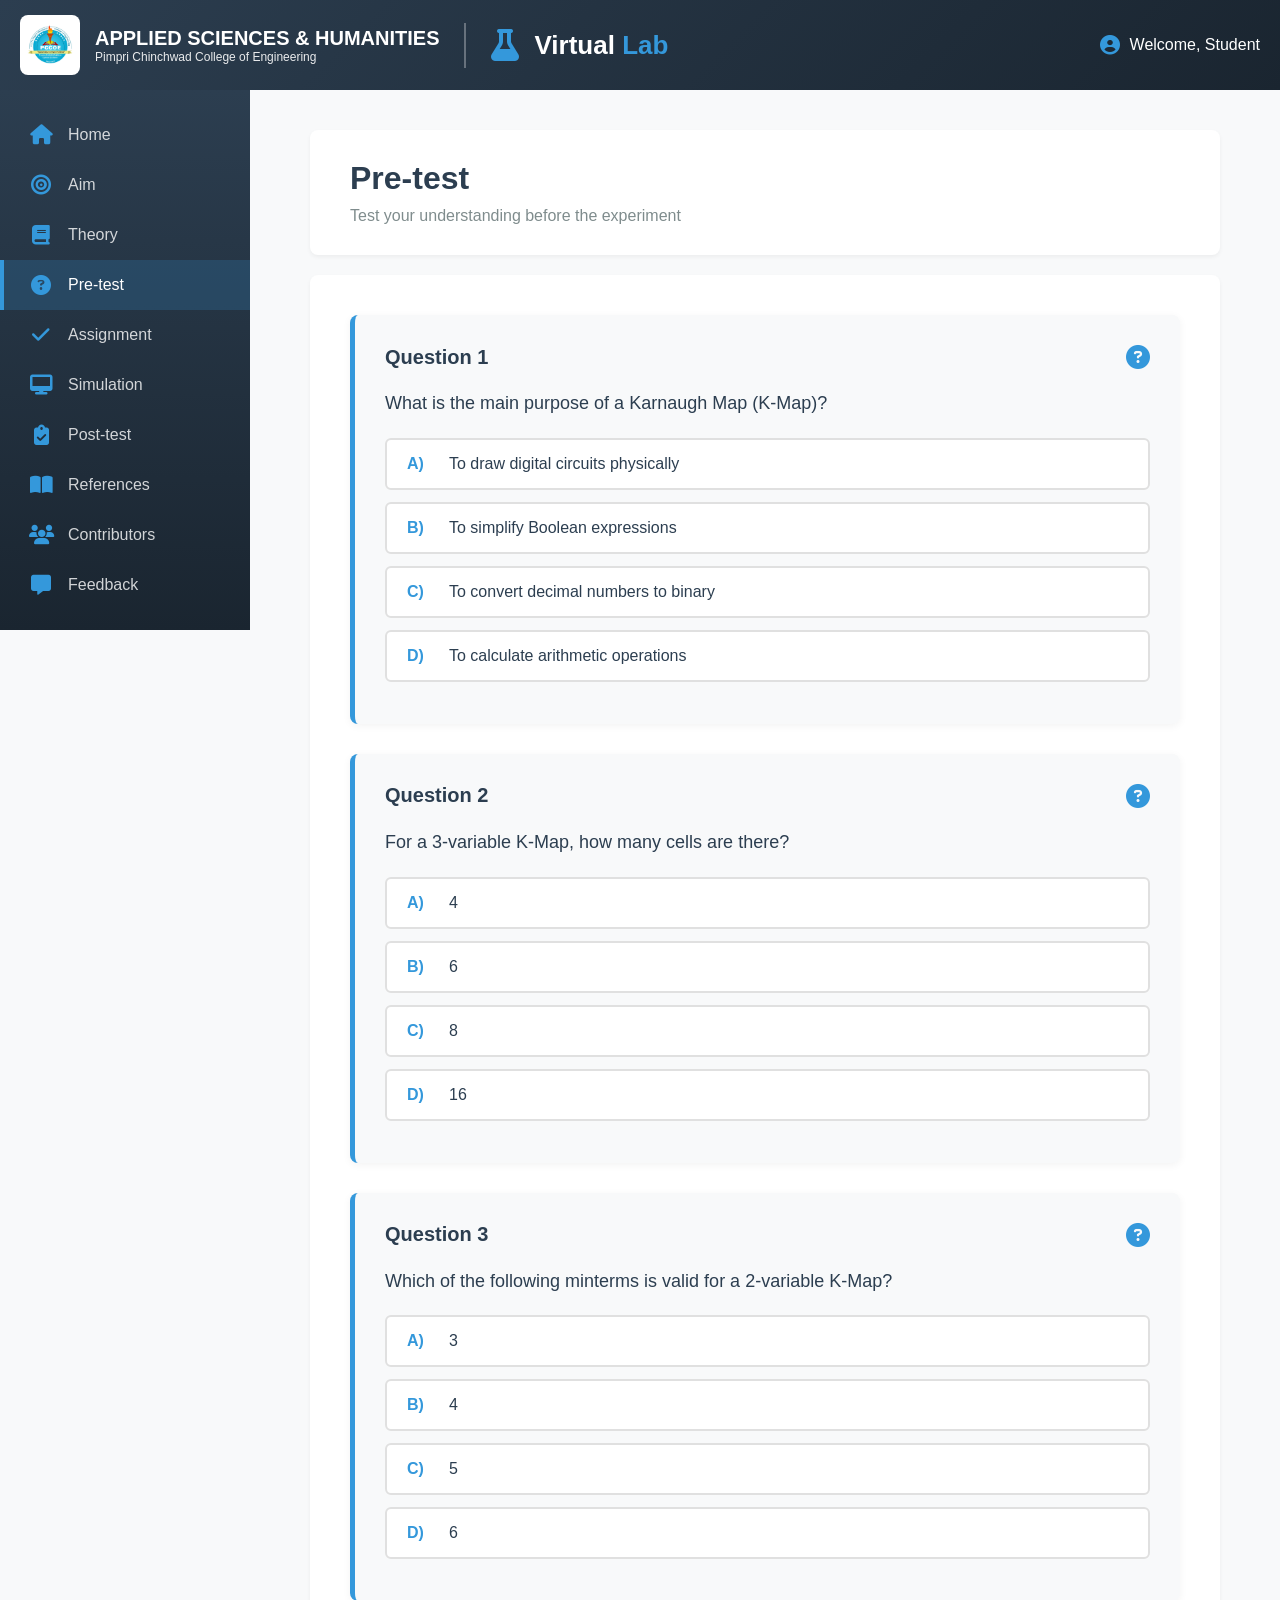
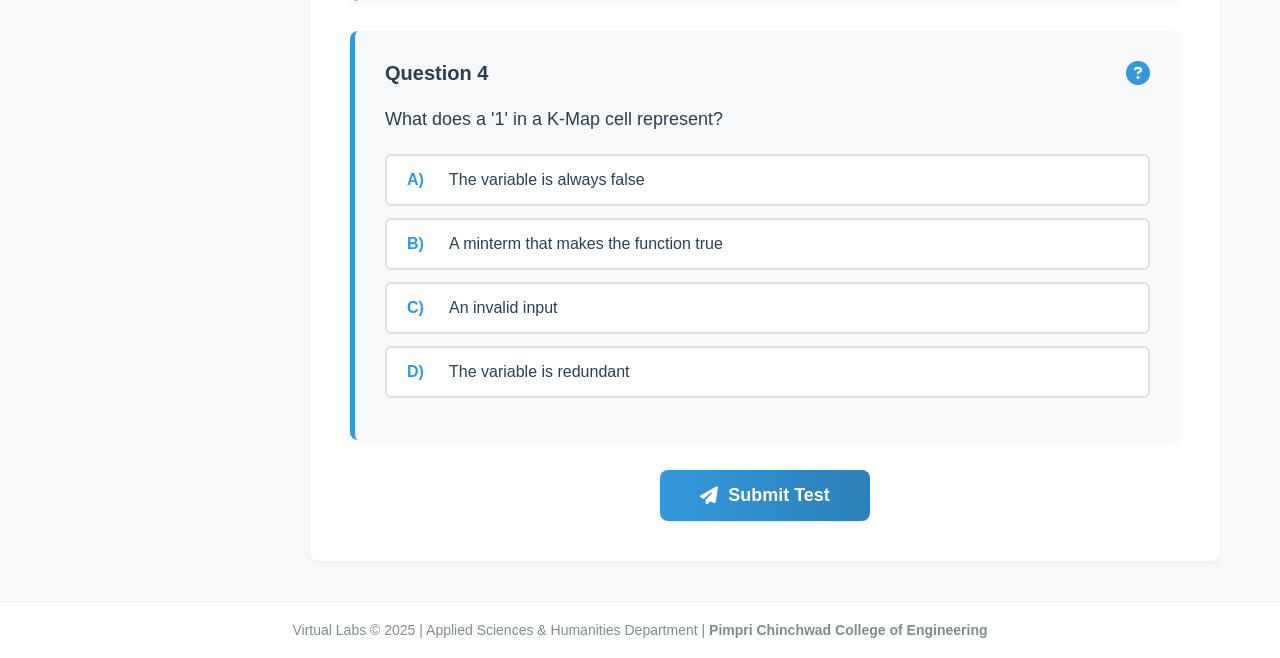
<file: pages/pre-test.html>
<!DOCTYPE html>
<html lang="en">

<head>
    <meta charset="UTF-8">
    <meta name="viewport" content="width=device-width, initial-scale=1.0">
    <title>Pre-test | K-Map Solver</title>

    <!-- Font Awesome -->
    <link rel="stylesheet" href="https://cdnjs.cloudflare.com/ajax/libs/font-awesome/6.4.0/css/all.min.css">

    <!-- Main CSS -->
    <link rel="stylesheet" href="../css/style.css">
</head>

<body>

    <!-- HEADER -->
    <header class="main-header">
        <div class="header-container">

            <div class="logo-section">

                <div class="pcce-logo-container">
                    <img src="../assets/pccoe.png" alt="PCCOE Logo" class="pcce-logo-img">

                    <div class="pcce-logo-text">
                        <span class="main">APPLIED SCIENCES & HUMANITIES</span>
                        <span class="sub">Pimpri Chinchwad College of Engineering</span>
                    </div>
                </div>

                <div class="header-divider"></div>

                <div class="virtual-labs-logo">
                    <i class="fas fa-flask"></i>
                    <h1>Virtual <span>Lab</span></h1>
                </div>

            </div>

            <div class="user-info">
                <i class="fas fa-user-circle"></i>
                <span>Welcome, Student</span>
            </div>

        </div>
    </header>

    <div class="page-wrapper">

        <!-- Sidebar -->
        <aside class="sidebar">
            <nav class="sidebar-nav">
                <a href="../home.html" class="nav-item">
                    <i class="fas fa-home"></i>
                    <span>Home</span>
                </a>
                <a href="aim.html" class="nav-item">
                    <i class="fas fa-bullseye"></i>
                    <span>Aim</span>
                </a>
                <a href="theory.html" class="nav-item">
                    <i class="fas fa-book"></i>
                    <span>Theory</span>
                </a>
                <a href="pre-test.html" class="nav-item active">
                    <i class="fas fa-question-circle"></i>
                    <span>Pre-test</span>
                </a>
                <a href="assignment.html" class="nav-item">
                    <i class="fa fa-check"></i>
                    <span>Assignment</span>
                </a>
                <a href="simulation.html" class="nav-item">
                    <i class="fas fa-desktop"></i>
                    <span>Simulation</span>
                </a>
                <a href="post-test.html" class="nav-item">
                    <i class="fas fa-clipboard-check"></i>
                    <span>Post-test</span>
                </a>
                <a href="reference.html" class="nav-item">
                    <i class="fas fa-book-open"></i>
                    <span>References</span>
                </a>
                <a href="contributors.html" class="nav-item">
                    <i class="fas fa-users"></i>
                    <span>Contributors</span>
                </a>
                <a href="feedback.html" class="nav-item">
                    <i class="fas fa-comment-alt"></i>
                    <span>Feedback</span>
                </a>
            </nav>
        </aside>

        <!-- Pretest Content -->
        <main class="container home-content">

            <div class="content-header">
                <h2>Pre-test</h2>
                <p>Test your understanding before the experiment</p>
            </div>

            <div class="pretest-content">

                <!-- Quiz  -->
                <div id="quiz-container">

                    <div class="question-card" data-question="1">
                        <div class="question-header">
                            <span class="question-number">Question 1</span>
                            <i class="fas fa-question-circle"></i>
                        </div>
                        <p class="question-text">
                            What is the main purpose of a Karnaugh Map (K-Map)?
                        </p>
                        <ul class="options-list">
                            <li class="option" data-answer="A" onclick="selectOption(1, 'A', false)">
                                <span class="option-label">A)</span>
                                <span>To draw digital circuits physically</span>
                            </li>
                            <li class="option" data-answer="B" onclick="selectOption(1, 'B', true)">
                                <span class="option-label">B)</span>
                                <span>To simplify Boolean expressions</span>
                            </li>
                            <li class="option" data-answer="C" onclick="selectOption(1, 'C', false)">
                                <span class="option-label">C)</span>
                                <span>To convert decimal numbers to binary</span>
                            </li>
                            <li class="option" data-answer="D" onclick="selectOption(1, 'D', false)">
                                <span class="option-label">D)</span>
                                <span>To calculate arithmetic operations</span>
                            </li>
                        </ul>
                        <div class="feedback" style="display: none;"></div>
                    </div>

                    <div class="question-card" data-question="2">
                        <div class="question-header">
                            <span class="question-number">Question 2</span>
                            <i class="fas fa-question-circle"></i>
                        </div>
                        <p class="question-text">
                            For a 3-variable K-Map, how many cells are there?
                        </p>
                        <ul class="options-list">
                            <li class="option" data-answer="A" onclick="selectOption(2, 'A', false)">
                                <span class="option-label">A)</span>
                                <span>4</span>
                            </li>
                            <li class="option" data-answer="B" onclick="selectOption(2, 'B', false)">
                                <span class="option-label">B)</span>
                                <span>6</span>
                            </li>
                            <li class="option" data-answer="C" onclick="selectOption(2, 'C', true)">
                                <span class="option-label">C)</span>
                                <span>8</span>
                            </li>
                            <li class="option" data-answer="D" onclick="selectOption(2, 'D', false)">
                                <span class="option-label">D)</span>
                                <span>16</span>
                            </li>
                        </ul>
                        <div class="feedback" style="display: none;"></div>
                    </div>

                    <div class="question-card" data-question="3">
                        <div class="question-header">
                            <span class="question-number">Question 3</span>
                            <i class="fas fa-question-circle"></i>
                        </div>
                        <p class="question-text">
                            Which of the following minterms is valid for a 2-variable K-Map?
                        </p>
                        <ul class="options-list">
                            <li class="option" data-answer="A" onclick="selectOption(3, 'A', true)">
                                <span class="option-label">A)</span>
                                <span>3</span>
                            </li>
                            <li class="option" data-answer="B" onclick="selectOption(3, 'B', false)">
                                <span class="option-label">B)</span>
                                <span>4</span>
                            </li>
                            <li class="option" data-answer="C" onclick="selectOption(3, 'C', false)">
                                <span class="option-label">C)</span>
                                <span>5</span>
                            </li>
                            <li class="option" data-answer="D" onclick="selectOption(3, 'D', false)">
                                <span class="option-label">D)</span>
                                <span>6</span>
                            </li>
                        </ul>
                        <div class="feedback" style="display: none;"></div>
                    </div>

                    <div class="question-card" data-question="4">
                        <div class="question-header">
                            <span class="question-number">Question 4</span>
                            <i class="fas fa-question-circle"></i>
                        </div>
                        <p class="question-text">
                            What does a '1' in a K-Map cell represent?
                        </p>
                        <ul class="options-list">
                            <li class="option" data-answer="A" onclick="selectOption(4, 'A', false)">
                                <span class="option-label">A)</span>
                                <span>The variable is always false</span>
                            </li>
                            <li class="option" data-answer="B" onclick="selectOption(4, 'B', true)">
                                <span class="option-label">B)</span>
                                <span>A minterm that makes the function true</span>
                            </li>
                            <li class="option" data-answer="C" onclick="selectOption(4, 'C', false)">
                                <span class="option-label">C)</span>
                                <span>An invalid input</span>
                            </li>
                            <li class="option" data-answer="D" onclick="selectOption(4, 'D', false)">
                                <span class="option-label">D)</span>
                                <span>The variable is redundant</span>
                            </li>
                        </ul>
                        <div class="feedback" style="display: none;"></div>
                    </div>

                </div>

                <!-- Submit Button -->
                <div class="submit-section">
                    <button class="submit-btn" onclick="submitQuiz()">
                        <i class="fas fa-paper-plane"></i>
                        Submit Test
                    </button>
                </div>

                <!-- Results Section -->
                <div id="results-section" style="display: none;">
                    <div class="results-card">
                        <div class="results-header">
                            <i class="fas fa-chart-bar"></i>
                            <h3>Test Results</h3>
                        </div>
                        <div class="results-body">
                            <div class="score-display">
                                <span class="score-label">Your Score:</span>
                                <span class="score-value" id="score-value">0/4</span>
                            </div>
                            <div class="score-percentage" id="score-percentage">0%</div>
                            <p class="score-message" id="score-message"></p>
                        </div>
                        <button class="retry-btn" onclick="retryQuiz()">
                            <i class="fas fa-redo"></i>
                            Retry Test
                        </button>
                    </div>
                </div>

            </div>

        </main>

    </div>

    <!-- FOOTER -->
    <footer>
        <p>
            Virtual Labs © 2025 | Applied Sciences & Humanities Department |
            <strong>Pimpri Chinchwad College of Engineering</strong>
        </p>
    </footer>

    <script>

        let userAnswers = {};
        let totalQuestions = 4;

        function selectOption(questionNum, answer, isCorrect) {

            const questionCard = document.querySelector(`[data-question="${questionNum}"]`);
            const options = questionCard.querySelectorAll('.option');

            options.forEach(opt => {
                opt.classList.remove('selected');
            });

            const selectedOption = questionCard.querySelector(`[data-answer="${answer}"]`);
            selectedOption.classList.add('selected');

            userAnswers[questionNum] = {
                selected: answer,
                isCorrect: isCorrect
            };
        }

        function submitQuiz() {

            if (Object.keys(userAnswers).length < totalQuestions) {
                alert('Please answer all questions before submitting!');
                return;
            }

            let correctCount = 0;
            for (let q in userAnswers) {
                if (userAnswers[q].isCorrect) {
                    correctCount++;
                }
            }

            for (let i = 1; i <= totalQuestions; i++) {
                const questionCard = document.querySelector(`[data-question="${i}"]`);
                const options = questionCard.querySelectorAll('.option');
                const feedback = questionCard.querySelector('.feedback');

                options.forEach(opt => {
                    opt.style.pointerEvents = 'none';

                    const answer = opt.getAttribute('data-answer');
                    const isCorrect = opt.onclick.toString().includes('true');

                    if (isCorrect) {
                        opt.classList.add('correct-answer');
                    }

                    if (opt.classList.contains('selected') && !userAnswers[i].isCorrect) {
                        opt.classList.add('wrong-answer');
                    }
                });

                if (userAnswers[i].isCorrect) {
                    feedback.innerHTML = '<i class="fas fa-check-circle"></i> Correct!';
                    feedback.className = 'feedback correct-feedback';
                } else {
                    feedback.innerHTML = '<i class="fas fa-times-circle"></i> Incorrect';
                    feedback.className = 'feedback wrong-feedback';
                }
                feedback.style.display = 'block';
            }

            // Display results
            const percentage = (correctCount / totalQuestions) * 100;
            document.getElementById('score-value').textContent = `${correctCount}/${totalQuestions}`;
            document.getElementById('score-percentage').textContent = `${percentage.toFixed(0)}%`;

            let message = '';
            if (percentage >= 80) {
                message = 'Excellent! You have a strong understanding of K-Maps.';
            } else if (percentage >= 60) {
                message = 'Good job! Review the theory section for better understanding.';
            } else {
                message = 'Keep practicing! Please review the theory section carefully.';
            }
            document.getElementById('score-message').textContent = message;

            document.querySelector('.submit-section').style.display = 'none';
            document.getElementById('results-section').style.display = 'block';

            document.getElementById('results-section').scrollIntoView({ behavior: 'smooth', block: 'center' });
        }

        function retryQuiz() {

            userAnswers = {};


            document.querySelectorAll('.question-card').forEach(card => {
                const options = card.querySelectorAll('.option');
                options.forEach(opt => {
                    opt.classList.remove('selected', 'correct-answer', 'wrong-answer');
                    opt.style.pointerEvents = 'auto';
                });

                const feedback = card.querySelector('.feedback');
                feedback.style.display = 'none';
            });


            document.getElementById('results-section').style.display = 'none';
            document.querySelector('.submit-section').style.display = 'block';

            window.scrollTo({ top: 0, behavior: 'smooth' });
        }
    </script>

</body>

</html>
</file>
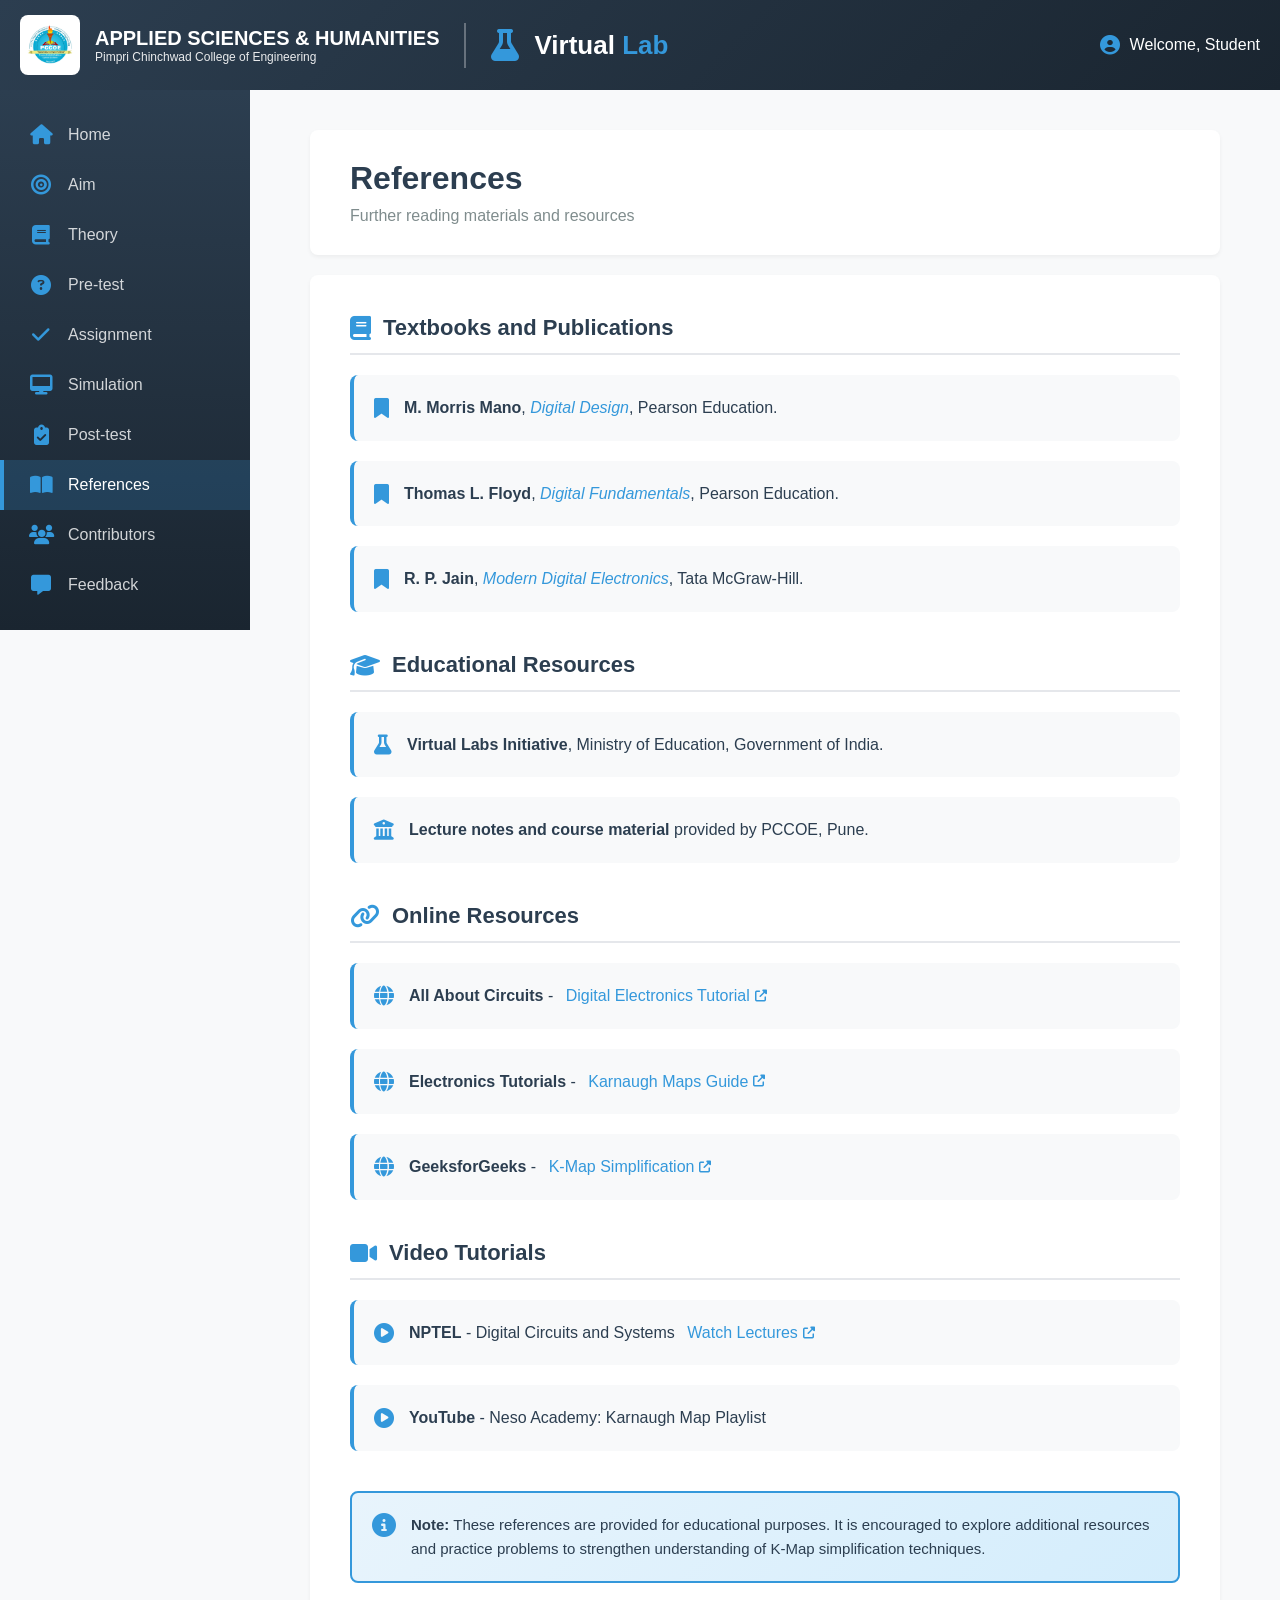
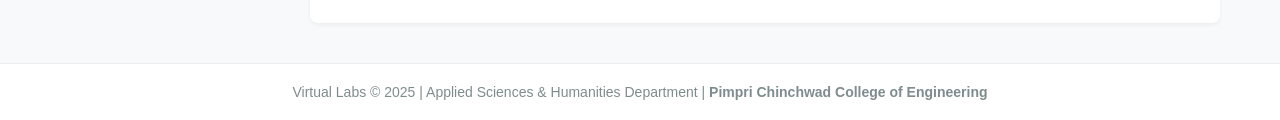
<file: pages/reference.html>
<!DOCTYPE html>
<html lang="en">

<head>
    <meta charset="UTF-8">
    <meta name="viewport" content="width=device-width, initial-scale=1.0">
    <title>References | K-Map Solver</title>

    <!-- Font Awesome -->
    <link rel="stylesheet" href="https://cdnjs.cloudflare.com/ajax/libs/font-awesome/6.4.0/css/all.min.css">

    <!-- Main CSS -->
    <link rel="stylesheet" href="../css/style.css">
</head>

<body>

    <!-- HEADER -->
    <header class="main-header">
        <div class="header-container">

            <div class="logo-section">

                <div class="pcce-logo-container">
                    <img src="../assets/pccoe.png" alt="PCCOE Logo" class="pcce-logo-img">

                    <div class="pcce-logo-text">
                        <span class="main">APPLIED SCIENCES & HUMANITIES</span>
                        <span class="sub">Pimpri Chinchwad College of Engineering</span>
                    </div>
                </div>

                <div class="header-divider"></div>

                <div class="virtual-labs-logo">
                    <i class="fas fa-flask"></i>
                    <h1>Virtual <span>Lab</span></h1>
                </div>

            </div>

            <div class="user-info">
                <i class="fas fa-user-circle"></i>
                <span>Welcome, Student</span>
            </div>

        </div>
    </header>

    <div class="page-wrapper">

        <aside class="sidebar">
            <nav class="sidebar-nav">
                <a href="../home.html" class="nav-item">
                    <i class="fas fa-home"></i>
                    <span>Home</span>
                </a>
                <a href="aim.html" class="nav-item">
                    <i class="fas fa-bullseye"></i>
                    <span>Aim</span>
                </a>
                <a href="theory.html" class="nav-item">
                    <i class="fas fa-book"></i>
                    <span>Theory</span>
                </a>
                <a href="pre-test.html" class="nav-item">
                    <i class="fas fa-question-circle"></i>
                    <span>Pre-test</span>
                </a>
                <a href="assignment.html" class="nav-item">
                    <i class="fa fa-check"></i>
                    <span>Assignment</span>
                </a>
                <a href="simulation.html" class="nav-item">
                    <i class="fas fa-desktop"></i>
                    <span>Simulation</span>
                </a>
                <a href="post-test.html" class="nav-item">
                    <i class="fas fa-clipboard-check"></i>
                    <span>Post-test</span>
                </a>
                <a href="reference.html" class="nav-item active">
                    <i class="fas fa-book-open"></i>
                    <span>References</span>
                </a>
                <a href="contributors.html" class="nav-item">
                    <i class="fas fa-users"></i>
                    <span>Contributors</span>
                </a>
                <a href="feedback.html" class="nav-item">
                    <i class="fas fa-comment-alt"></i>
                    <span>Feedback</span>
                </a>
            </nav>
        </aside>

        <!-- reference Content -->
        <main class="container home-content">

            <div class="content-header">
                <h2>References</h2>
                <p>Further reading materials and resources</p>
            </div>

            <div class="references-content">

                <section class="reference-section">
                    <h3><i class="fas fa-book"></i> Textbooks and Publications</h3>
                    <ul class="reference-list">
                        <li>
                            <div class="reference-item">
                                <i class="fas fa-bookmark"></i>
                                <div class="reference-details">
                                    <strong>M. Morris Mano</strong>,
                                    <em>Digital Design</em>,
                                    Pearson Education.
                                </div>
                            </div>
                        </li>
                        <li>
                            <div class="reference-item">
                                <i class="fas fa-bookmark"></i>
                                <div class="reference-details">
                                    <strong>Thomas L. Floyd</strong>,
                                    <em>Digital Fundamentals</em>,
                                    Pearson Education.
                                </div>
                            </div>
                        </li>
                        <li>
                            <div class="reference-item">
                                <i class="fas fa-bookmark"></i>
                                <div class="reference-details">
                                    <strong>R. P. Jain</strong>,
                                    <em>Modern Digital Electronics</em>,
                                    Tata McGraw-Hill.
                                </div>
                            </div>
                        </li>
                    </ul>
                </section>

                <section class="reference-section">
                    <h3><i class="fas fa-graduation-cap"></i> Educational Resources</h3>
                    <ul class="reference-list">
                        <li>
                            <div class="reference-item">
                                <i class="fas fa-flask"></i>
                                <div class="reference-details">
                                    <strong>Virtual Labs Initiative</strong>,
                                    Ministry of Education, Government of India.
                                </div>
                            </div>
                        </li>
                        <li>
                            <div class="reference-item">
                                <i class="fas fa-university"></i>
                                <div class="reference-details">
                                    <strong>Lecture notes and course material</strong>
                                    provided by PCCOE, Pune.
                                </div>
                            </div>
                        </li>
                    </ul>
                </section>

                <section class="reference-section">
                    <h3><i class="fas fa-link"></i> Online Resources</h3>
                    <ul class="reference-list">
                        <li>
                            <div class="reference-item">
                                <i class="fas fa-globe"></i>
                                <div class="reference-details">
                                    <strong>All About Circuits</strong> -
                                    <a href="https://www.allaboutcircuits.com/textbook/digital/" target="_blank">
                                        Digital Electronics Tutorial
                                        <i class="fas fa-external-link-alt"></i>
                                    </a>
                                </div>
                            </div>
                        </li>
                        <li>
                            <div class="reference-item">
                                <i class="fas fa-globe"></i>
                                <div class="reference-details">
                                    <strong>Electronics Tutorials</strong> -
                                    <a href="https://www.electronics-tutorials.ws/combination/comb_4.html"
                                        target="_blank">
                                        Karnaugh Maps Guide
                                        <i class="fas fa-external-link-alt"></i>
                                    </a>
                                </div>
                            </div>
                        </li>
                        <li>
                            <div class="reference-item">
                                <i class="fas fa-globe"></i>
                                <div class="reference-details">
                                    <strong>GeeksforGeeks</strong> -
                                    <a href="https://www.geeksforgeeks.org/k-map-karnaugh-map/" target="_blank">
                                        K-Map Simplification
                                        <i class="fas fa-external-link-alt"></i>
                                    </a>
                                </div>
                            </div>
                        </li>
                    </ul>
                </section>

                <section class="reference-section">
                    <h3><i class="fas fa-video"></i> Video Tutorials</h3>
                    <ul class="reference-list">
                        <li>
                            <div class="reference-item">
                                <i class="fas fa-play-circle"></i>
                                <div class="reference-details">
                                    <strong>NPTEL</strong> - Digital Circuits and Systems
                                    <a href="https://nptel.ac.in/" target="_blank">
                                        Watch Lectures
                                        <i class="fas fa-external-link-alt"></i>
                                    </a>
                                </div>
                            </div>
                        </li>
                        <li>
                            <div class="reference-item">
                                <i class="fas fa-play-circle"></i>
                                <div class="reference-details">
                                    <strong>YouTube</strong> - Neso Academy: Karnaugh Map Playlist
                                </div>
                            </div>
                        </li>
                    </ul>
                </section>

                <div class="note-box">
                    <i class="fas fa-info-circle"></i>
                    <div>
                        <strong>Note:</strong> These references are provided for educational purposes.
                        It is encouraged to explore additional resources and practice problems
                        to strengthen understanding of K-Map simplification techniques.
                    </div>
                </div>

            </div>

        </main>

    </div>

    <!-- FOOTER -->
    <footer>
        <p>
            Virtual Labs © 2025 | Applied Sciences & Humanities Department |
            <strong>Pimpri Chinchwad College of Engineering</strong>
        </p>
    </footer>

</body>

</html>
</file>
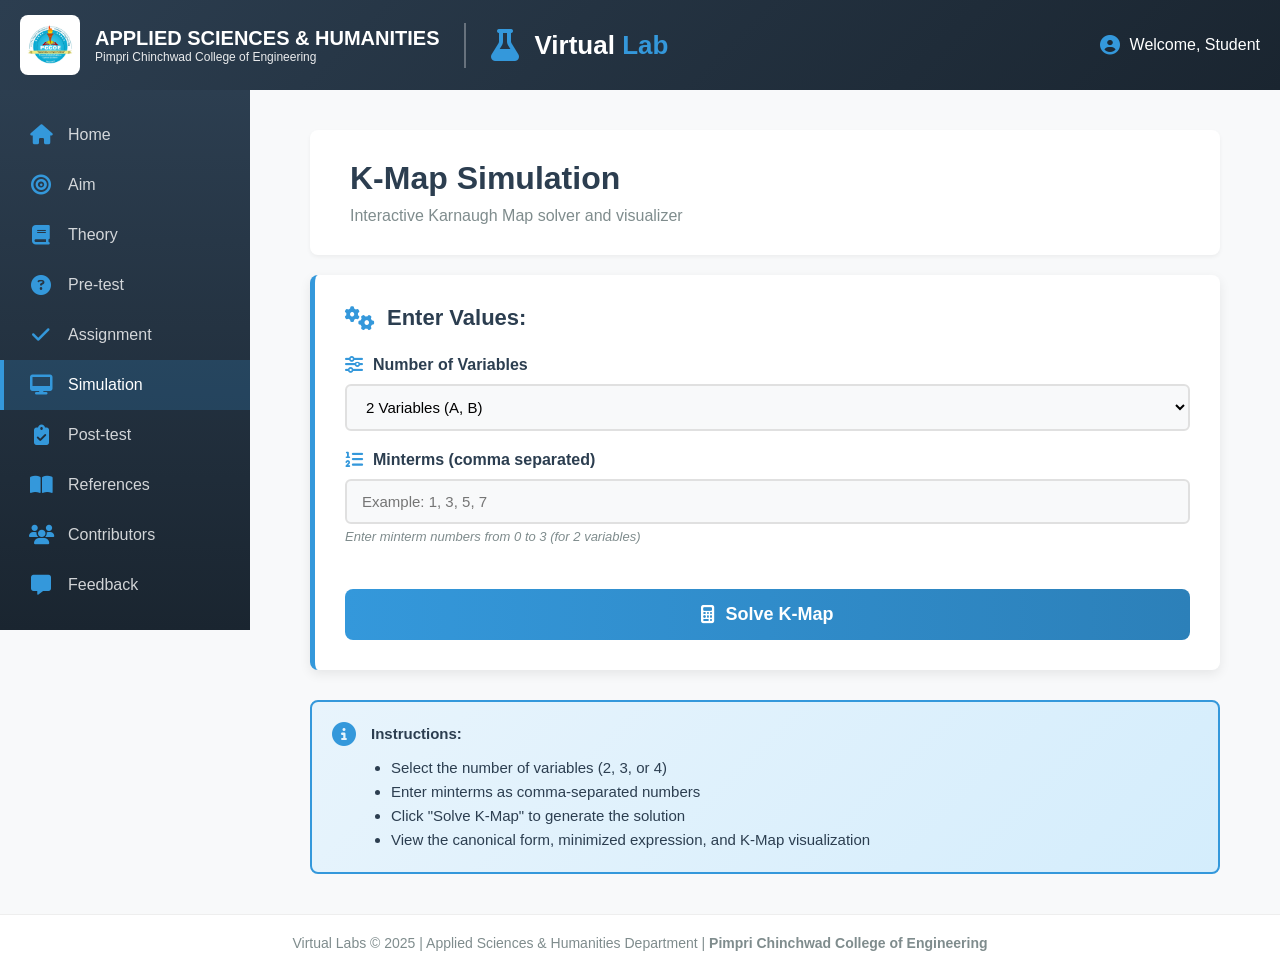
<file: pages/simulation.html>
<!DOCTYPE html>
<html lang="en">

<head>
    <meta charset="UTF-8">
    <meta name="viewport" content="width=device-width, initial-scale=1.0">
    <title>Simulation | K-Map Solver</title>
    <link rel="stylesheet" href="https://cdnjs.cloudflare.com/ajax/libs/font-awesome/6.4.0/css/all.min.css">
    <link rel="stylesheet" href="../css/style.css">
</head>

<body>

    <!-- HEADER -->
    <header class="main-header">
        <div class="header-container">

            <div class="logo-section">

                <div class="pcce-logo-container">
                    <img src="../assets/pccoe.png" alt="PCCOE Logo" class="pcce-logo-img">

                    <div class="pcce-logo-text">
                        <span class="main">APPLIED SCIENCES & HUMANITIES</span>
                        <span class="sub">Pimpri Chinchwad College of Engineering</span>
                    </div>
                </div>

                <div class="header-divider"></div>

                <div class="virtual-labs-logo">
                    <i class="fas fa-flask"></i>
                    <h1>Virtual <span>Lab</span></h1>
                </div>

            </div>

            <div class="user-info">
                <i class="fas fa-user-circle"></i>
                <span>Welcome, Student</span>
            </div>

        </div>
    </header>

    <div class="page-wrapper">

        <!-- Sidebar  -->
        <aside class="sidebar">
            <nav class="sidebar-nav">
                <a href="../home.html" class="nav-item">
                    <i class="fas fa-home"></i>
                    <span>Home</span>
                </a>
                <a href="aim.html" class="nav-item">
                    <i class="fas fa-bullseye"></i>
                    <span>Aim</span>
                </a>
                <a href="theory.html" class="nav-item">
                    <i class="fas fa-book"></i>
                    <span>Theory</span>
                </a>
                <a href="pre-test.html" class="nav-item">
                    <i class="fas fa-question-circle"></i>
                    <span>Pre-test</span>
                </a>
                <a href="assignment.html" class="nav-item">
                    <i class="fa fa-check"></i>
                    <span>Assignment</span>
                </a>
                <a href="simulation.html" class="nav-item active">
                    <i class="fas fa-desktop"></i>
                    <span>Simulation</span>
                </a>
                <a href="post-test.html" class="nav-item">
                    <i class="fas fa-clipboard-check"></i>
                    <span>Post-test</span>
                </a>
                <a href="reference.html" class="nav-item">
                    <i class="fas fa-book-open"></i>
                    <span>References</span>
                </a>
                <a href="contributors.html" class="nav-item">
                    <i class="fas fa-users"></i>
                    <span>Contributors</span>
                </a>
                <a href="feedback.html" class="nav-item">
                    <i class="fas fa-comment-alt"></i>
                    <span>Feedback</span>
                </a>
            </nav>
        </aside>

        <!-- simulation Content -->
        <main class="container home-content">

            <div class="content-header">
                <h2>K-Map Simulation</h2>
                <p>Interactive Karnaugh Map solver and visualizer</p>
            </div>

            <div class="simulation-content">

                <!-- Input Section -->
                <div class="simulation-box">
                    <h3><i class="fas fa-cogs"></i> Enter Values: </h3>

                    <div class="sim-form-group">
                        <label for="vars">
                            <i class="fas fa-sliders-h"></i>
                            Number of Variables
                        </label>
                        <select id="vars" onchange="updateMintermHint()">
                            <option value="2">2 Variables (A, B)</option>
                            <option value="3">3 Variables (A, B, C)</option>
                            <option value="4">4 Variables (A, B, C, D)</option>
                        </select>
                    </div>

                    <div class="sim-form-group">
                        <label for="minterms">
                            <i class="fas fa-list-ol"></i>
                            Minterms (comma separated)
                        </label>
                        <input type="text" id="minterms" placeholder="Example: 1, 3, 5, 7">
                        <small class="input-hint" id="mintermHint">Enter minterm numbers from 0 to 3 (for 2
                            variables)</small>
                    </div>

                    <button class="solve-btn" onclick="solve()">
                        <i class="fas fa-calculator"></i>
                        Solve K-Map
                    </button>

                    <div class="error-message" id="errorMsg"></div>
                </div>

                <!-- Results Section -->
                <div id="resultsContainer" style="display: none;">

                    <!-- Canonical Form -->
                    <div class="result-box">
                        <h3><i class="fas fa-formula"></i> Canonical Sum of Products (SOP)</h3>
                        <div class="output-display" id="canonical"></div>
                    </div>

                    <!-- Minimized Form -->
                    <div class="result-box minimized">
                        <h3><i class="fas fa-compress-alt"></i> Minimized Expression</h3>
                        <div class="output-display" id="minimized"></div>
                    </div>

                    <!-- K-Map Visualization -->
                    <div class="result-box kmap-visual">
                        <h3><i class="fas fa-table"></i> Karnaugh Map</h3>
                        <div id="kmap"></div>
                    </div>

                    <!-- Logic Circuit -->
                    <div class="result-box circuit-visual">
                        <h3><i class="fas fa-project-diagram"></i> Logic Circuit</h3>
                        <div id="circuit" class="circuit-canvas"></div>
                    </div>

                </div>

                <div class="note-box" style="margin-top: 30px;">
                    <i class="fas fa-info-circle"></i>
                    <div>
                        <strong>Instructions:</strong>
                        <ul style="margin: 10px 0 0 20px; padding: 0;">
                            <li>Select the number of variables (2, 3, or 4)</li>
                            <li>Enter minterms as comma-separated numbers</li>
                            <li>Click "Solve K-Map" to generate the solution</li>
                            <li>View the canonical form, minimized expression, and K-Map visualization</li>
                        </ul>
                    </div>
                </div>

            </div>

        </main>

    </div>

    <!-- FOOTER -->
    <footer>
        <p>
            Virtual Labs © 2025 | Applied Sciences & Humanities Department |
            <strong>Pimpri Chinchwad College of Engineering</strong>
        </p>
    </footer>

    <script>

        function updateMintermHint() {
            const vars = parseInt(document.getElementById('vars').value);
            const maxMinterm = Math.pow(2, vars) - 1;
            const mintermHint = document.getElementById('mintermHint');

            mintermHint.textContent = `Enter minterm numbers from 0 to ${maxMinterm} (for ${vars} variables)`;


            const errorMsg = document.getElementById('errorMsg');
            errorMsg.style.display = 'none';
        }

        function solve() {
            const vars = parseInt(document.getElementById('vars').value);
            const mintermsInput = document.getElementById('minterms').value.trim();
            const errorMsg = document.getElementById('errorMsg');
            const resultsContainer = document.getElementById('resultsContainer');


            errorMsg.style.display = 'none';
            errorMsg.textContent = '';


            if (!mintermsInput) {
                errorMsg.textContent = 'Please enter minterms';
                errorMsg.style.display = 'block';
                resultsContainer.style.display = 'none';
                return;
            }

            const minterms = mintermsInput.split(',').map(m => parseInt(m.trim())).filter(m => !isNaN(m));

            if (minterms.length === 0) {
                errorMsg.textContent = 'Invalid minterms format';
                errorMsg.style.display = 'block';
                resultsContainer.style.display = 'none';
                return;
            }

            const maxMinterm = Math.pow(2, vars) - 1;
            const invalidMinterms = minterms.filter(m => m < 0 || m > maxMinterm);
            if (invalidMinterms.length > 0) {
                errorMsg.textContent = `Invalid minterms: ${invalidMinterms.join(', ')}. For ${vars} variables, minterms must be between 0 and ${maxMinterm}`;
                errorMsg.style.display = 'block';
                resultsContainer.style.display = 'none';
                return;
            }

            const varNames = ['A', 'B', 'C', 'D'].slice(0, vars);
            const canonical = minterms.map(m => {
                let term = '';
                for (let i = 0; i < vars; i++) {
                    const bit = (m >> (vars - 1 - i)) & 1;
                    term += bit ? varNames[i] : varNames[i] + "'";
                }
                return term;
            }).join(' + ');

            document.getElementById('canonical').textContent = canonical || '0';

            const minimized = simplifyKMap(minterms, vars, varNames);
            document.getElementById('minimized').textContent = minimized || '0';

            generateKMap(minterms, vars, varNames);

            generateCircuit(minimized, varNames);

            resultsContainer.style.display = 'block';
            resultsContainer.scrollIntoView({ behavior: 'smooth', block: 'nearest' });
        }

        function simplifyKMap(minterms, vars, varNames) {

            if (minterms.length === 0) return '0';
            if (minterms.length === Math.pow(2, vars)) return '1';

            const uniqueMinterms = [...new Set(minterms)].sort((a, b) => a - b);

            let groups = [];
            let used = new Set();

            for (let i = 0; i < uniqueMinterms.length; i++) {
                if (used.has(uniqueMinterms[i])) continue;

                let group = [uniqueMinterms[i]];
                for (let j = i + 1; j < uniqueMinterms.length; j++) {
                    if (used.has(uniqueMinterms[j])) continue;
                    if (canGroup(group[0], uniqueMinterms[j], vars)) {
                        group.push(uniqueMinterms[j]);
                        if (group.length === 4) break;
                    }
                }

                if (group.length > 1) {
                    groups.push(group);
                    group.forEach(m => used.add(m));
                }
            }

            uniqueMinterms.forEach(m => {
                if (!used.has(m)) {
                    groups.push([m]);
                }
            });

            return groups.map(group => {
                if (group.length === 1) {
                    let term = '';
                    const m = group[0];
                    for (let i = 0; i < vars; i++) {
                        const bit = (m >> (vars - 1 - i)) & 1;
                        term += bit ? varNames[i] : varNames[i] + "'";
                    }
                    return term;
                } else {

                    let commonTerm = '';
                    for (let i = 0; i < vars; i++) {
                        const bits = group.map(m => (m >> (vars - 1 - i)) & 1);
                        if (bits.every(b => b === bits[0])) {
                            commonTerm += bits[0] ? varNames[i] : varNames[i] + "'";
                        }
                    }
                    return commonTerm || '1';
                }
            }).join(' + ');
        }

        function canGroup(m1, m2, vars) {
            const xor = m1 ^ m2;
            return xor !== 0 && (xor & (xor - 1)) === 0;
        }

        function generateKMap(minterms, vars, varNames) {
            const kmapDiv = document.getElementById('kmap');
            const mintermSet = new Set(minterms);

            let table = '<table class="kmap-table">';

            if (vars === 2) {

                table += '<tr><th></th><th>B=0</th><th>B=1</th></tr>';
                table += '<tr><th>A=0</th>';
                table += `<td class="${mintermSet.has(0) ? 'one' : ''}">0</td>`;
                table += `<td class="${mintermSet.has(1) ? 'one' : ''}">1</td>`;
                table += '</tr><tr><th>A=1</th>';
                table += `<td class="${mintermSet.has(2) ? 'one' : ''}">2</td>`;
                table += `<td class="${mintermSet.has(3) ? 'one' : ''}">3</td>`;
                table += '</tr>';
            } else if (vars === 3) {
                // 2x4 K-Map
                table += '<tr><th></th><th>BC=00</th><th>BC=01</th><th>BC=11</th><th>BC=10</th></tr>';
                table += '<tr><th>A=0</th>';
                [0, 1, 3, 2].forEach(m => {
                    table += `<td class="${mintermSet.has(m) ? 'one' : ''}">${m}</td>`;
                });
                table += '</tr><tr><th>A=1</th>';
                [4, 5, 7, 6].forEach(m => {
                    table += `<td class="${mintermSet.has(m) ? 'one' : ''}">${m}</td>`;
                });
                table += '</tr>';
            } else if (vars === 4) {
                // 4x4 K-Map
                table += '<tr><th></th><th>CD=00</th><th>CD=01</th><th>CD=11</th><th>CD=10</th></tr>';
                const rows = [
                    { label: 'AB=00', values: [0, 1, 3, 2] },
                    { label: 'AB=01', values: [4, 5, 7, 6] },
                    { label: 'AB=11', values: [12, 13, 15, 14] },
                    { label: 'AB=10', values: [8, 9, 11, 10] }
                ];
                rows.forEach(row => {
                    table += `<tr><th>${row.label}</th>`;
                    row.values.forEach(m => {
                        table += `<td class="${mintermSet.has(m) ? 'one' : ''}">${m}</td>`;
                    });
                    table += '</tr>';
                });
            }

            table += '</table>';
            kmapDiv.innerHTML = table;
        }

        function generateCircuit(expression, varNames) {
            const circuitDiv = document.getElementById('circuit');

            if (!expression || expression === '0') {
                circuitDiv.innerHTML = '<p style="text-align: center; color: #7f8c8d; padding: 20px;">No circuit needed (output is always 0)</p>';
                return;
            }

            if (expression === '1') {
                circuitDiv.innerHTML = '<p style="text-align: center; color: #7f8c8d; padding: 20px;">Direct connection (output is always 1)</p>';
                return;
            }


            const terms = expression.split(' + ').map(t => t.trim());

            const svgWidth = 800;
            const svgHeight = Math.max(300, 100 + terms.length * 80);

            let svg = `<svg width="${svgWidth}" height="${svgHeight}" style="border: 1px solid #e0e0e0; border-radius: 8px; background: white;">`;


            const inputs = {};
            let inputY = 60;
            varNames.forEach((varName, idx) => {

                svg += `<line x1="30" y1="${inputY}" x2="100" y2="${inputY}" stroke="#2c3e50" stroke-width="2"/>`;
                svg += `<text x="10" y="${inputY + 5}" font-size="16" font-weight="bold" fill="#2c3e50">${varName}</text>`;
                inputs[varName] = inputY;

                svg += `<line x1="30" y1="${inputY + 30}" x2="100" y2="${inputY + 30}" stroke="#2c3e50" stroke-width="2"/>`;
                svg += `<circle cx="95" cy="${inputY + 30}" r="5" fill="white" stroke="#2c3e50" stroke-width="2"/>`;
                svg += `<text x="10" y="${inputY + 35}" font-size="16" font-weight="bold" fill="#2c3e50">${varName}'</text>`;
                inputs[varName + "'"] = inputY + 30;

                inputY += 80;
            });

            let andGateY = 80;
            const andOutputs = [];

            terms.forEach((term, termIdx) => {
                if (term === '1') {

                    andOutputs.push({ y: andGateY, isOne: true });
                    andGateY += 80;
                    return;
                }

                const literals = [];
                let i = 0;
                while (i < term.length) {
                    if (i < term.length - 1 && term[i + 1] === "'") {
                        literals.push(term[i] + "'");
                        i += 2;
                    } else {
                        literals.push(term[i]);
                        i++;
                    }
                }

                const andX = 250;
                const andY = andGateY;

                svg += `<rect x="${andX}" y="${andY - 30}" width="60" height="60" fill="#e8f4fc" stroke="#3498db" stroke-width="2" rx="5"/>`;
                svg += `<text x="${andX + 30}" y="${andY + 5}" font-size="14" font-weight="bold" fill="#2c3e50" text-anchor="middle">AND</text>`;

                literals.forEach((lit, litIdx) => {
                    const inputY = inputs[lit];
                    const gateInputY = andY - 20 + (litIdx * 40 / Math.max(1, literals.length - 1));

                    svg += `<line x1="100" y1="${inputY}" x2="250" y2="${gateInputY}" stroke="#3498db" stroke-width="2"/>`;
                });


                svg += `<line x1="${andX + 60}" y1="${andY}" x2="${andX + 120}" y2="${andY}" stroke="#3498db" stroke-width="2"/>`;

                andOutputs.push({ y: andY, isOne: false });
                andGateY += 80;
            });


            if (terms.length > 1) {
                const orX = 450;
                const orY = svgHeight / 2;

                svg += `<path d="M ${orX} ${orY - 40} Q ${orX + 20} ${orY - 40} ${orX + 40} ${orY - 20} L ${orX + 40} ${orY + 20} Q ${orX + 20} ${orY + 40} ${orX} ${orY + 40} Q ${orX + 30} ${orY} ${orX} ${orY - 40}" fill="#fff4e6" stroke="#f39c12" stroke-width="2"/>`;
                svg += `<text x="${orX + 20}" y="${orY + 5}" font-size="14" font-weight="bold" fill="#2c3e50" text-anchor="middle">OR</text>`;


                andOutputs.forEach((output, idx) => {
                    const fromX = 370;
                    const fromY = output.y;
                    const toY = orY - 30 + (idx * 60 / Math.max(1, andOutputs.length - 1));

                    svg += `<line x1="${fromX}" y1="${fromY}" x2="${orX}" y2="${toY}" stroke="#f39c12" stroke-width="2"/>`;
                });


                svg += `<line x1="${orX + 40}" y1="${orY}" x2="${orX + 120}" y2="${orY}" stroke="#27ae60" stroke-width="3"/>`;
                svg += `<text x="${orX + 140}" y="${orY + 5}" font-size="18" font-weight="bold" fill="#27ae60">F</text>`;
            } else {

                const outputY = andOutputs[0].y;
                svg += `<line x1="370" y1="${outputY}" x2="500" y2="${outputY}" stroke="#27ae60" stroke-width="3"/>`;
                svg += `<text x="520" y="${outputY + 5}" font-size="18" font-weight="bold" fill="#27ae60">F</text>`;
            }

            svg += '</svg>';

            circuitDiv.innerHTML = svg;

            circuitDiv.innerHTML += `<div class="circuit-description">
        <p><strong>Circuit Components:</strong></p>
        <ul>
            <li><strong>Inputs:</strong> ${varNames.join(', ')} (and their complements)</li>
            <li><strong>AND Gates:</strong> ${terms.length} gate(s) for product terms</li>
            <li><strong>OR Gate:</strong> ${terms.length > 1 ? '1 gate to combine all terms' : 'Not needed (single term)'}</li>
            <li><strong>Output:</strong> F = ${expression}</li>
        </ul>
    </div>`;
        }
    </script>

</body>

</html>
</file>
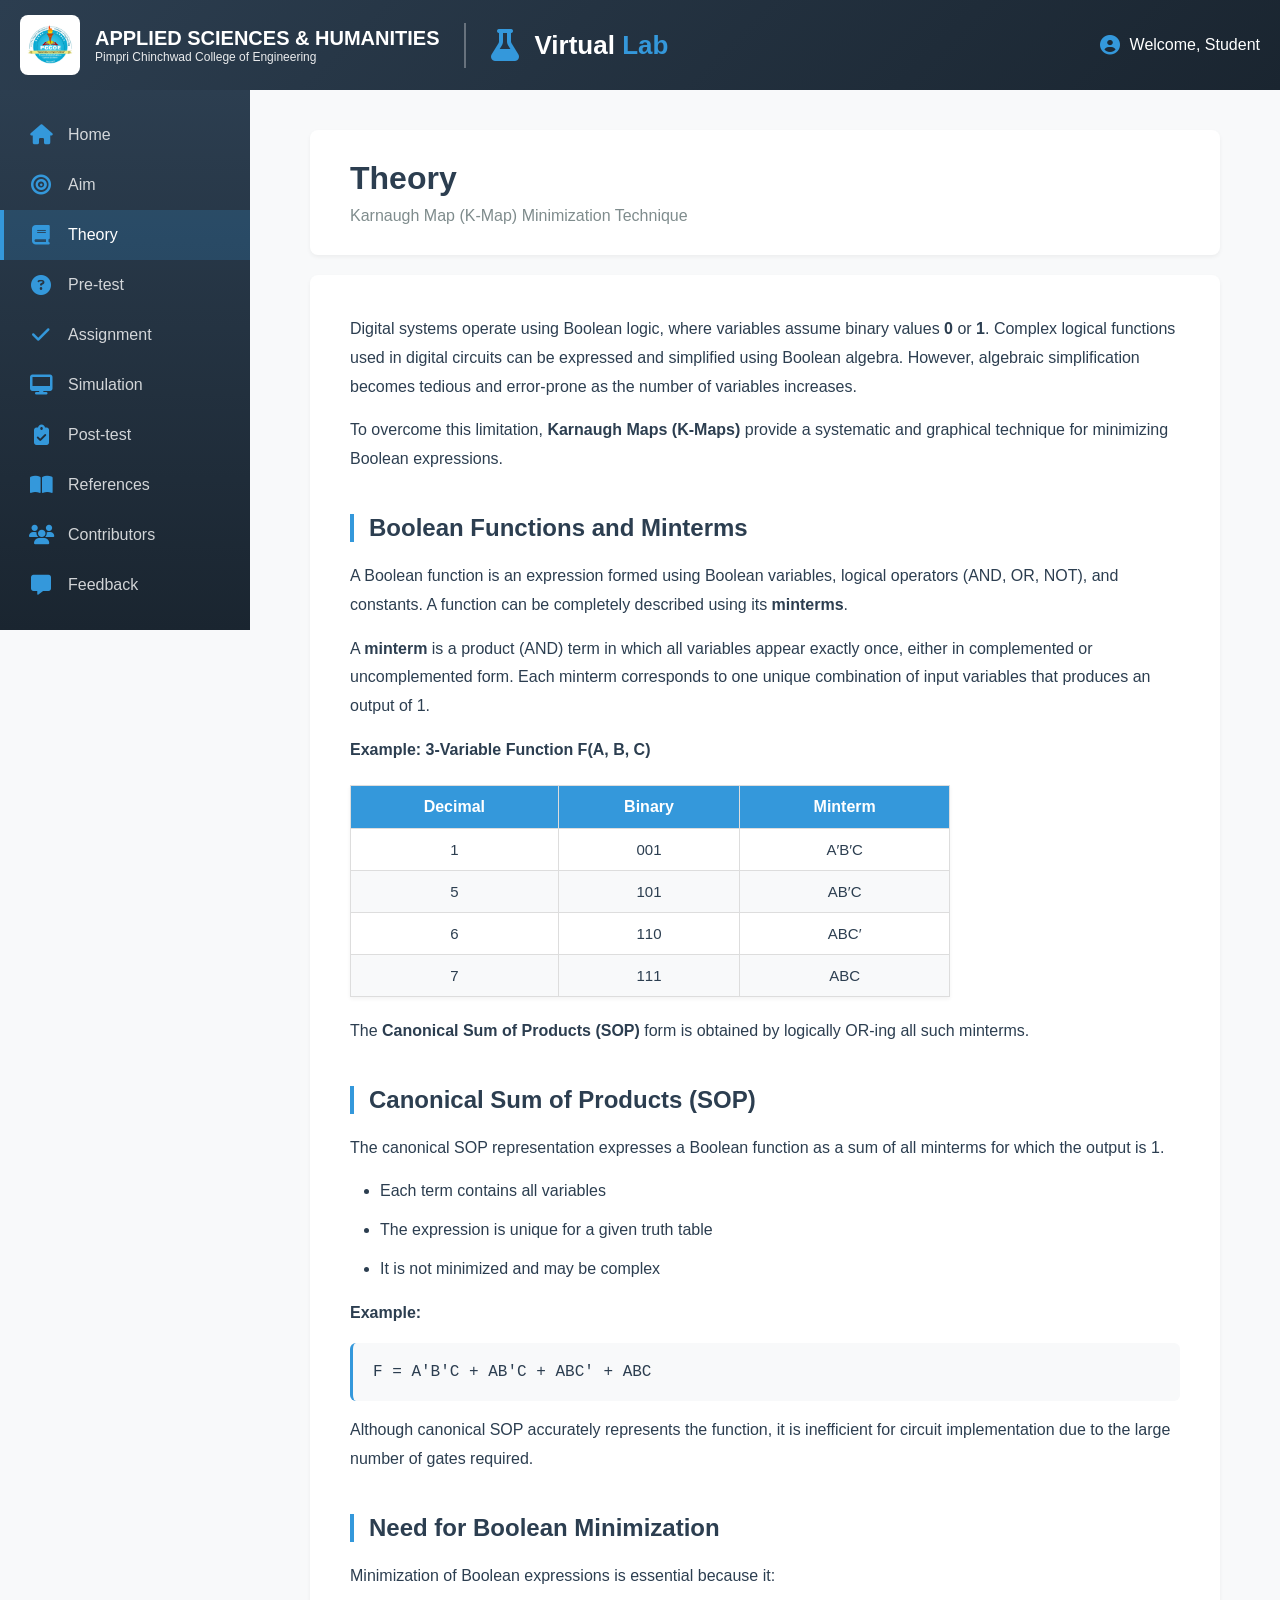
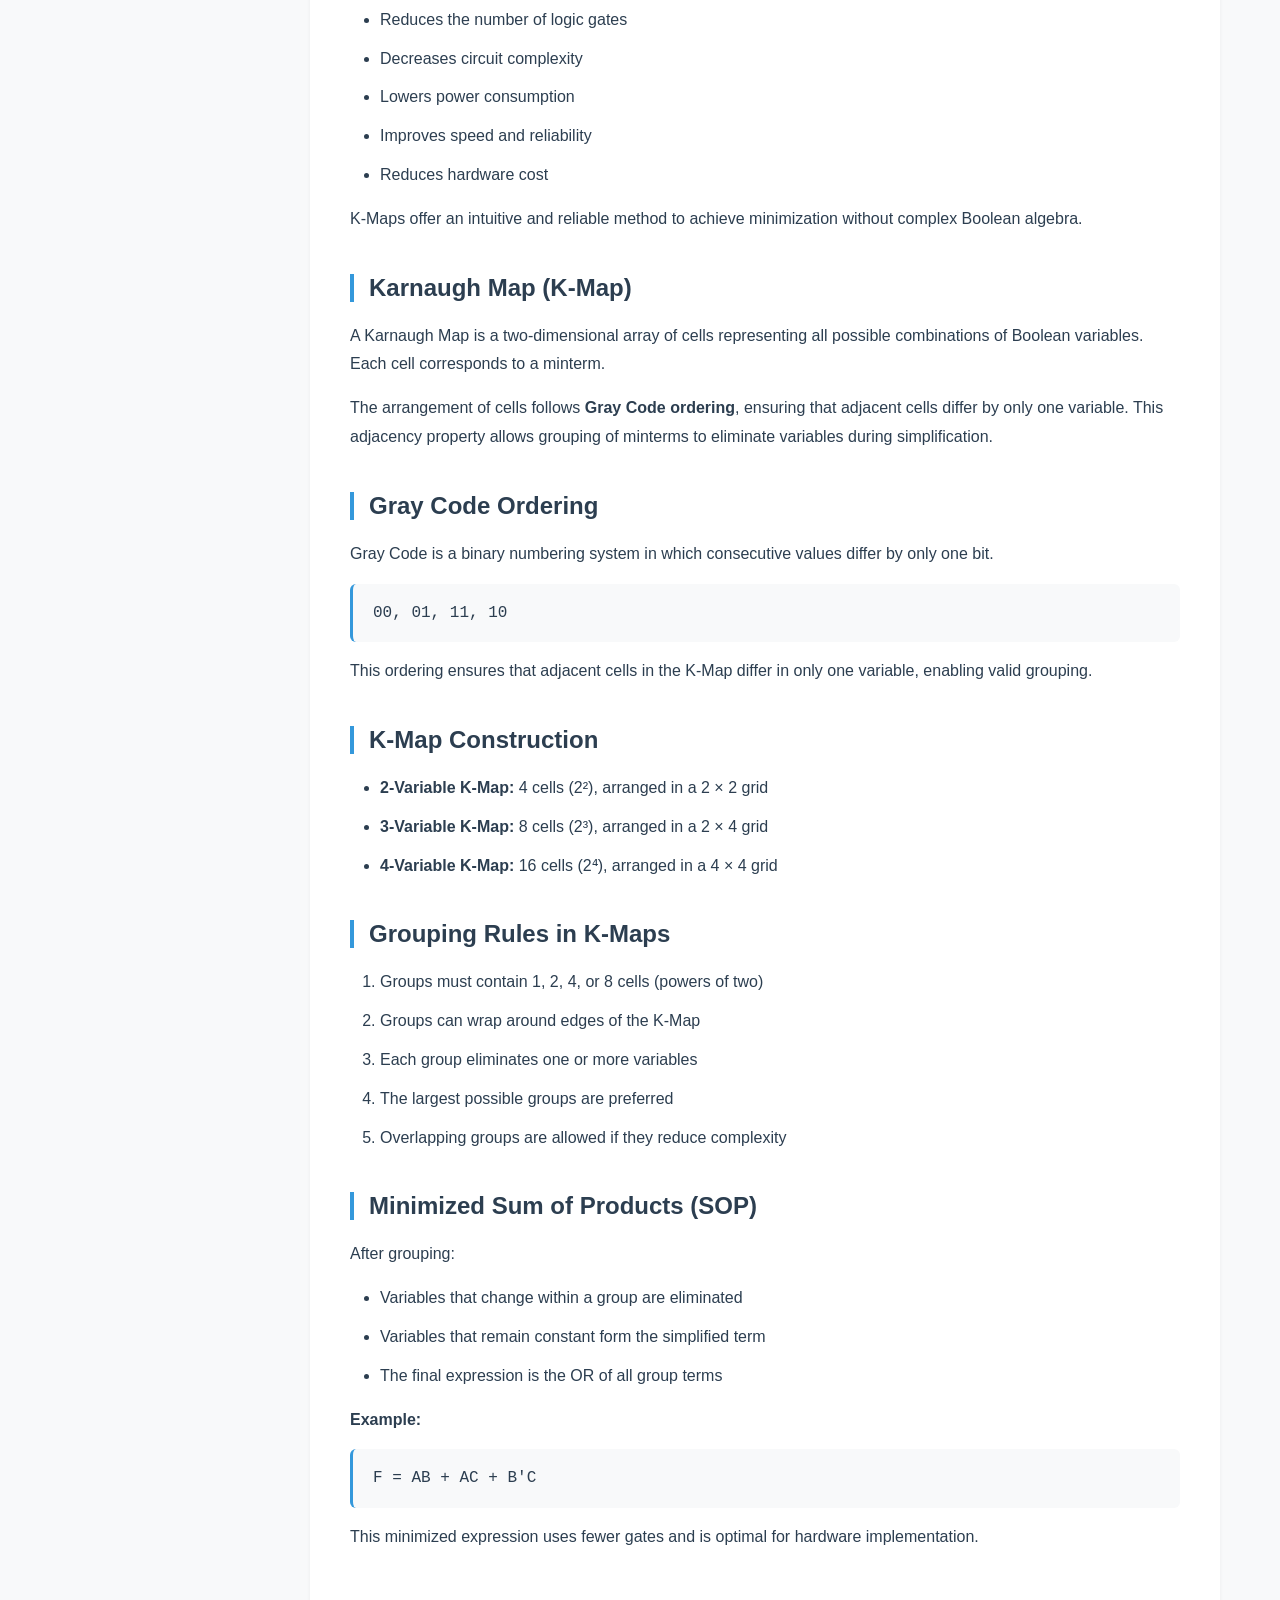
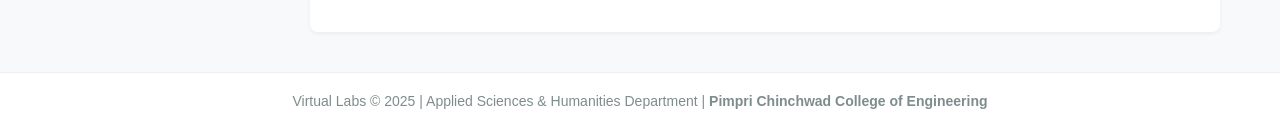
<file: pages/theory.html>
<!DOCTYPE html>
<html lang="en">

<head>
    <meta charset="UTF-8">
    <meta name="viewport" content="width=device-width, initial-scale=1.0">
    <title>Theory | K-Map Solver</title>
    <link rel="stylesheet" href="https://cdnjs.cloudflare.com/ajax/libs/font-awesome/6.4.0/css/all.min.css">
    <link rel="stylesheet" href="../css/style.css">
</head>

<body>

    <!-- HEADER -->
    <header class="main-header">
        <div class="header-container">

            <div class="logo-section">

                <div class="pcce-logo-container">
                    <img src="../assets/pccoe.png" alt="PCCOE Logo" class="pcce-logo-img">

                    <div class="pcce-logo-text">
                        <span class="main">APPLIED SCIENCES & HUMANITIES</span>
                        <span class="sub">Pimpri Chinchwad College of Engineering</span>
                    </div>
                </div>

                <div class="header-divider"></div>

                <div class="virtual-labs-logo">
                    <i class="fas fa-flask"></i>
                    <h1>Virtual <span>Lab</span></h1>
                </div>

            </div>

            <div class="user-info">
                <i class="fas fa-user-circle"></i>
                <span>Welcome, Student</span>
            </div>

        </div>
    </header>

    <div class="page-wrapper">

        <!-- Sidebar  -->
        <aside class="sidebar">
            <nav class="sidebar-nav">
                <a href="../home.html" class="nav-item">
                    <i class="fas fa-home"></i>
                    <span>Home</span>
                </a>
                <a href="aim.html" class="nav-item">
                    <i class="fas fa-bullseye"></i>
                    <span>Aim</span>
                </a>
                <a href="theory.html" class="nav-item active">
                    <i class="fas fa-book"></i>
                    <span>Theory</span>
                </a>
                <a href="pre-test.html" class="nav-item">
                    <i class="fas fa-question-circle"></i>
                    <span>Pre-test</span>
                </a>
                <a href="assignment.html" class="nav-item">
                    <i class="fa fa-check"></i>
                    <span>Assignment</span>
                </a>
                <a href="simulation.html" class="nav-item">
                    <i class="fas fa-desktop"></i>
                    <span>Simulation</span>
                </a>
                <a href="post-test.html" class="nav-item">
                    <i class="fas fa-clipboard-check"></i>
                    <span>Post-test</span>
                </a>
                <a href="reference.html" class="nav-item">
                    <i class="fas fa-book-open"></i>
                    <span>References</span>
                </a>
                <a href="contributors.html" class="nav-item">
                    <i class="fas fa-users"></i>
                    <span>Contributors</span>
                </a>
                <a href="feedback.html" class="nav-item">
                    <i class="fas fa-comment-alt"></i>
                    <span>Feedback</span>
                </a>
            </nav>
        </aside>

        <!-- theory Content -->
        <main class="container home-content">

            <div class="content-header">
                <h2>Theory</h2>
                <p>Karnaugh Map (K-Map) Minimization Technique</p>
            </div>

            <div class="theory-content">

                <section class="theory-section">
                    <p>
                        Digital systems operate using Boolean logic, where variables assume binary values
                        <strong>0</strong> or <strong>1</strong>. Complex logical functions used in digital
                        circuits can be expressed and simplified using Boolean algebra. However, algebraic
                        simplification becomes tedious and error-prone as the number of variables increases.
                    </p>

                    <p>
                        To overcome this limitation, <strong>Karnaugh Maps (K-Maps)</strong> provide a
                        systematic and graphical technique for minimizing Boolean expressions.
                    </p>
                </section>

                <section class="theory-section">
                    <h3>Boolean Functions and Minterms</h3>

                    <p>
                        A Boolean function is an expression formed using Boolean variables, logical operators
                        (AND, OR, NOT), and constants. A function can be completely described using its
                        <strong>minterms</strong>.
                    </p>

                    <p>
                        A <strong>minterm</strong> is a product (AND) term in which all variables appear exactly
                        once, either in complemented or uncomplemented form. Each minterm corresponds to one
                        unique combination of input variables that produces an output of 1.
                    </p>

                    <p><strong>Example: 3-Variable Function F(A, B, C)</strong></p>

                    <table class="theory-table">
                        <thead>
                            <tr>
                                <th>Decimal</th>
                                <th>Binary</th>
                                <th>Minterm</th>
                            </tr>
                        </thead>
                        <tbody>
                            <tr>
                                <td>1</td>
                                <td>001</td>
                                <td>A′B′C</td>
                            </tr>
                            <tr>
                                <td>5</td>
                                <td>101</td>
                                <td>AB′C</td>
                            </tr>
                            <tr>
                                <td>6</td>
                                <td>110</td>
                                <td>ABC′</td>
                            </tr>
                            <tr>
                                <td>7</td>
                                <td>111</td>
                                <td>ABC</td>
                            </tr>
                        </tbody>
                    </table>

                    <p>
                        The <strong>Canonical Sum of Products (SOP)</strong> form is obtained by logically OR-ing
                        all such minterms.
                    </p>
                </section>

                <section class="theory-section">
                    <h3>Canonical Sum of Products (SOP)</h3>

                    <p>
                        The canonical SOP representation expresses a Boolean function as a sum of all minterms
                        for which the output is 1.
                    </p>

                    <ul>
                        <li>Each term contains all variables</li>
                        <li>The expression is unique for a given truth table</li>
                        <li>It is not minimized and may be complex</li>
                    </ul>

                    <p><strong>Example:</strong></p>
                    <p class="formula">
                        F = A′B′C + AB′C + ABC′ + ABC
                    </p>

                    <p>
                        Although canonical SOP accurately represents the function, it is inefficient for
                        circuit implementation due to the large number of gates required.
                    </p>
                </section>

                <section class="theory-section">
                    <h3>Need for Boolean Minimization</h3>

                    <p>Minimization of Boolean expressions is essential because it:</p>

                    <ul>
                        <li>Reduces the number of logic gates</li>
                        <li>Decreases circuit complexity</li>
                        <li>Lowers power consumption</li>
                        <li>Improves speed and reliability</li>
                        <li>Reduces hardware cost</li>
                    </ul>

                    <p>
                        K-Maps offer an intuitive and reliable method to achieve minimization without complex
                        Boolean algebra.
                    </p>
                </section>

                <section class="theory-section">
                    <h3>Karnaugh Map (K-Map)</h3>

                    <p>
                        A Karnaugh Map is a two-dimensional array of cells representing all possible combinations
                        of Boolean variables. Each cell corresponds to a minterm.
                    </p>

                    <p>
                        The arrangement of cells follows <strong>Gray Code ordering</strong>, ensuring that
                        adjacent cells differ by only one variable. This adjacency property allows grouping of
                        minterms to eliminate variables during simplification.
                    </p>
                </section>

                <section class="theory-section">
                    <h3>Gray Code Ordering</h3>

                    <p>
                        Gray Code is a binary numbering system in which consecutive values differ by only one bit.
                    </p>

                    <p class="formula">00, 01, 11, 10</p>

                    <p>
                        This ordering ensures that adjacent cells in the K-Map differ in only one variable,
                        enabling valid grouping.
                    </p>
                </section>

                <section class="theory-section">
                    <h3>K-Map Construction</h3>

                    <ul>
                        <li><strong>2-Variable K-Map:</strong> 4 cells (2²), arranged in a 2 × 2 grid</li>
                        <li><strong>3-Variable K-Map:</strong> 8 cells (2³), arranged in a 2 × 4 grid</li>
                        <li><strong>4-Variable K-Map:</strong> 16 cells (2⁴), arranged in a 4 × 4 grid</li>
                    </ul>
                </section>

                <section class="theory-section">
                    <h3>Grouping Rules in K-Maps</h3>

                    <ol>
                        <li>Groups must contain 1, 2, 4, or 8 cells (powers of two)</li>
                        <li>Groups can wrap around edges of the K-Map</li>
                        <li>Each group eliminates one or more variables</li>
                        <li>The largest possible groups are preferred</li>
                        <li>Overlapping groups are allowed if they reduce complexity</li>
                    </ol>
                </section>

                <section class="theory-section">
                    <h3>Minimized Sum of Products (SOP)</h3>

                    <p>After grouping:</p>

                    <ul>
                        <li>Variables that change within a group are eliminated</li>
                        <li>Variables that remain constant form the simplified term</li>
                        <li>The final expression is the OR of all group terms</li>
                    </ul>

                    <p><strong>Example:</strong></p>
                    <p class="formula">
                        F = AB + AC + B′C
                    </p>

                    <p>
                        This minimized expression uses fewer gates and is optimal for hardware implementation.
                    </p>
                </section>

            </div>

        </main>

    </div>

    <!-- FOOTER -->
    <footer>
        <p>
            Virtual Labs © 2025 | Applied Sciences & Humanities Department |
            <strong>Pimpri Chinchwad College of Engineering</strong>
        </p>
    </footer>

</body>

</html>
</file>
<file: css/style.css>
* {
    margin: 0;
    padding: 0;
    box-sizing: border-box;
    font-family: 'Segoe UI', Tahoma, Geneva, Verdana, sans-serif;
}

html,
body {
    height: 100%;
    margin: 0;
    padding: 0;
    background-color: #f8f9fa;
}

body {
    display: flex;
    flex-direction: column;
    min-height: 100vh;
}

a {
    text-decoration: none;
}

/* Header */
.main-header {
    background: linear-gradient(135deg, #2c3e50, #1a2530);
    color: white;
    padding: 15px 0;
    box-shadow: 0 4px 12px rgba(0, 0, 0, 0.1);
    flex-shrink: 0;
}

.header-container {
    max-width: 1400px;
    margin: auto;
    padding: 0 20px;
    display: flex;
    align-items: center;
    justify-content: space-between;
    flex-wrap: wrap;
    gap: 25px;
}

.logo-section {
    display: flex;
    align-items: center;
    gap: 25px;
    flex-wrap: wrap;
}

.pcce-logo-container {
    display: flex;
    align-items: center;
    gap: 15px;
}

.pcce-logo-img {
    width: 60px;
    height: 60px;
    background: white;
    padding: 5px;
    border-radius: 8px;
}

.pcce-logo-text {
    display: flex;
    flex-direction: column;
}

.pcce-logo-text .main {
    font-size: 20px;
    font-weight: 700;
    line-height: 1.2;
}

.pcce-logo-text .sub {
    font-size: 12px;
    opacity: 0.9;
}

.header-divider {
    width: 2px;
    height: 45px;
    background: rgba(255, 255, 255, 0.3);
}

.virtual-labs-logo {
    display: flex;
    align-items: center;
    gap: 15px;
}

.virtual-labs-logo i {
    font-size: 32px;
    color: #3498db;
}

.virtual-labs-logo h1 {
    font-size: 26px;
    font-weight: 600;
}

.virtual-labs-logo span {
    color: #3498db;
}

.user-info {
    display: flex;
    align-items: center;
    gap: 10px;
    font-size: 16px;
}

.user-info i {
    font-size: 20px;
    color: #3498db;
}

.page-wrapper {
    display: flex;
    flex: 1 0 auto;
    width: 100%;
    margin: 0;
    gap: 0;
    background-color: #f8f9fa;
}

/* Sidebar Navigation */
.sidebar {
    width: 250px;
    background: linear-gradient(180deg, #2c3e50, #1a2530);
    padding: 20px 0;
    flex-shrink: 0;
    position: sticky;
    top: 0;
    height: fit-content;
    max-height: calc(100vh - 90px);
    overflow-y: auto;
}

.sidebar-nav {
    display: flex;
    flex-direction: column;
}

.nav-item {
    display: flex;
    align-items: center;
    gap: 15px;
    padding: 15px 25px;
    color: rgba(255, 255, 255, 0.8);
    text-decoration: none;
    transition: all 0.3s ease;
    border-left: 4px solid transparent;
}

.nav-item:hover {
    background-color: rgba(52, 152, 219, 0.1);
    color: white;
    border-left-color: #3498db;
}

.nav-item.active {
    background-color: rgba(52, 152, 219, 0.2);
    color: white;
    border-left-color: #3498db;
}

.nav-item i {
    font-size: 20px;
    color: #3498db;
    width: 24px;
    text-align: center;
}

.nav-item span {
    font-size: 16px;
    font-weight: 500;
}

/* Main Content */
.container.home-content {
    flex: 1;
    padding: 40px 60px;
    margin: 0;
    max-width: none;
    width: 100%;
}

.content {
    flex: 1;
    background-color: white;
    border-radius: 8px;
    box-shadow: 0 4px 8px rgba(0, 0, 0, 0.05);
    padding: 30px;
}

/* Content Header */
.content-header {
    background-color: white;
    padding: 30px 40px;
    border-radius: 8px;
    box-shadow: 0 2px 4px rgba(0, 0, 0, 0.05);
    margin-bottom: 20px;
    max-width: 1200px;
}

.content-header h2 {
    font-size: 32px;
    color: #2c3e50;
    font-weight: 600;
    margin-bottom: 10px;
}

.content-header p {
    color: #7f8c8d;
    font-size: 16px;
    margin-top: 5px;
}

.breadcrumb {
    font-size: 14px;
    color: #7f8c8d;
    margin-bottom: 8px;
}

.breadcrumb a {
    color: #3498db;
    text-decoration: none;
}

/* Aim Content */
.aim-content {
    background-color: white;
    padding: 40px;
    border-radius: 8px;
    box-shadow: 0 2px 4px rgba(0, 0, 0, 0.05);
    min-height: 400px;
    max-width: 1200px;
}

.aim-content ul {
    list-style-type: disc;
    padding-left: 30px;
}

.aim-content ul li {
    color: #2c3e50;
    font-size: 17px;
    line-height: 2;
    margin-bottom: 15px;
}

/* Landing Page */
.landing-screen {
    height: 75vh;
    display: flex;
    flex-direction: column;
    justify-content: center;
    align-items: center;
    text-align: center;
    gap: 20px;
}

.landing-screen h2 {
    font-size: 32px;
    color: #2c3e50;
}

.landing-screen p {
    font-size: 16px;
    color: #555;
    max-width: 600px;
}

.start-btn {
    padding: 15px 40px;
    font-size: 18px;
    background: linear-gradient(to right, #3498db, #2c80b9);
    color: white;
    border: none;
    border-radius: 8px;
    cursor: pointer;
    transition: all 0.3s ease;
}

.start-btn:hover {
    transform: translateY(-3px);
    box-shadow: 0 8px 20px rgba(52, 152, 219, 0.4);
}

/* home page */
.aim-sections {
    display: grid;
    grid-template-columns: repeat(auto-fill, minmax(200px, 1fr));
    gap: 20px;
    margin-bottom: 40px;
}

.section-card {
    background-color: #f8f9fa;
    border-radius: 8px;
    text-align: center;
    cursor: pointer;
    transition: all 0.3s ease;
    border: 2px solid transparent;
    position: relative;
}

.section-card:hover {
    transform: translateY(-5px);
    box-shadow: 0 8px 15px rgba(0, 0, 0, 0.1);
    border-color: #3498db;
}

.section-card.active {
    background-color: #e8f4fc;
    border-color: #3498db;
}

.section-card i {
    font-size: 32px;
    color: #3498db;
    margin-bottom: 15px;
}

.section-card h3 {
    font-size: 18px;
    margin-bottom: 8px;
    color: #2c3e50;
}

.section-card p {
    font-size: 14px;
    color: #7f8c8d;
}

.section-card a {
    display: block;
    text-decoration: none;
    color: inherit;
    width: 100%;
    padding: 20px;
}

/* questions */
.question-section {
    background-color: #f8f9fa;
    border-radius: 8px;
    padding: 25px;
    margin-bottom: 30px;
    border-left: 5px solid #3498db;
}

.question-section h3 {
    color: #2c3e50;
    margin-bottom: 15px;
    font-size: 22px;
}

.question-text {
    font-size: 18px;
    color: #2c3e50;
    margin-bottom: 20px;
    line-height: 1.5;
}

/* Feedback */
.feedback-section {
    background-color: #e8f4fc;
    border-radius: 8px;
    padding: 25px;
    border: 1px solid #d1e7ff;
}

.feedback-header {
    display: flex;
    align-items: center;
    gap: 15px;
    margin-bottom: 20px;
}

.feedback-header i {
    font-size: 28px;
    color: #3498db;
}

.feedback-header h3 {
    color: #2c3e50;
    font-size: 22px;
}

.feedback-content {
    margin-bottom: 25px;
}

.feedback-content p {
    margin-bottom: 15px;
    color: #2c3e50;
    line-height: 1.6;
}

.feedback-button {
    background: linear-gradient(to right, #3498db, #2c80b9);
    color: white;
    border: none;
    padding: 12px 30px;
    font-size: 16px;
    border-radius: 6px;
    cursor: pointer;
    transition: all 0.3s ease;
    font-weight: 500;
    display: inline-flex;
    align-items: center;
    gap: 10px;
}

.feedback-button:hover {
    background: linear-gradient(to right, #2c80b9, #216794);
    transform: translateY(-2px);
    box-shadow: 0 5px 15px rgba(52, 152, 219, 0.3);
}

/* Footer */
footer {
    flex-shrink: 0;
    margin-top: auto;
    padding: 20px 0;
    text-align: center;
    color: #7f8c8d;
    font-size: 14px;
    border-top: 1px solid #eee;
    background-color: white;
    width: 100%;
}

.footer-logo {
    display: inline-block;
    margin: 0 5px;
    font-weight: bold;
    color: #2c3e50;
}

/* Tablets */
@media (max-width: 900px) {
    .header-container {
        justify-content: center;
        text-align: center;
    }

    .pcce-logo-container {
        border-right: none;
        padding-right: 0;
    }
}

/* Mobile Devices */
@media (max-width: 768px) {

    .header-container {
        flex-direction: column;
        align-items: center;
        text-align: center;
    }

    .logo-section {
        flex-direction: column;
        align-items: center;
    }

    .pcce-logo-container {
        flex-direction: column;
        align-items: center;
        padding-right: 0;
        border-right: none;
    }

    .header-divider {
        width: 80%;
        height: 2px;
        margin: 10px auto;
    }

    .pcce-logo-img {
        display: block;
        margin: 0 auto 8px auto;
    }

    .virtual-labs-logo,
    .user-info {
        justify-content: center;
        margin-top: 8px;
    }

    .page-wrapper {
        flex-direction: column;
    }

    .sidebar {
        width: 100%;
        max-height: none;
        position: relative;
        padding: 10px 0;
    }

    .sidebar-nav {
        flex-direction: row;
        overflow-x: auto;
        gap: 5px;
        padding: 0 10px;
    }

    .nav-item {
        flex-direction: column;
        padding: 10px 15px;
        min-width: 80px;
        text-align: center;
        border-left: none;
        border-bottom: 3px solid transparent;
        gap: 5px;
    }

    .nav-item:hover,
    .nav-item.active {
        border-left: none;
        border-bottom-color: #3498db;
    }

    .nav-item span {
        font-size: 12px;
    }

    .container.home-content {
        padding: 20px;
    }

    .content-header {
        padding: 20px;
    }

    .aim-content {
        padding: 20px;
    }
}

/* Small Mobile */
@media (max-width: 600px) {
    .virtual-labs-logo h1 {
        font-size: 22px;
    }

    .pcce-logo-text .main {
        font-size: 16px;
    }

    .content-header h2 {
        font-size: 24px;
    }

    .aim-content ul li {
        font-size: 15px;
    }
}

/* Theory */
.theory-content {
    background-color: white;
    padding: 40px;
    border-radius: 8px;
    box-shadow: 0 2px 4px rgba(0, 0, 0, 0.05);
    max-width: 1200px;
}

.theory-section {
    margin-bottom: 40px;
}

.theory-section h3 {
    font-size: 24px;
    color: #2c3e50;
    margin-bottom: 20px;
    border-left: 4px solid #3498db;
    padding-left: 15px;
    font-weight: 600;
}

.theory-section p {
    color: #2c3e50;
    font-size: 16px;
    line-height: 1.8;
    margin-bottom: 15px;
}

.theory-section ul,
.theory-section ol {
    padding-left: 30px;
    margin-bottom: 15px;
}

.theory-section ul li,
.theory-section ol li {
    color: #2c3e50;
    font-size: 16px;
    line-height: 1.8;
    margin-bottom: 10px;
}

.theory-section ol {
    list-style-type: decimal;
}

.theory-section ul {
    list-style-type: disc;
}

.formula {
    background-color: #f8f9fa;
    padding: 15px 20px;
    border-radius: 6px;
    font-family: 'Courier New', monospace;
    font-size: 16px;
    color: #2c3e50;
    border-left: 3px solid #3498db;
    margin: 15px 0;
}

.theory-table {
    width: 100%;
    max-width: 600px;
    border-collapse: collapse;
    margin: 20px 0;
    box-shadow: 0 2px 4px rgba(0, 0, 0, 0.05);
}

.theory-table thead tr {
    background-color: #3498db;
    color: white;
}

.theory-table th,
.theory-table td {
    border: 1px solid #ddd;
    padding: 12px 15px;
    text-align: center;
}

.theory-table th {
    font-weight: 600;
    font-size: 16px;
}

.theory-table tbody tr:nth-child(even) {
    background-color: #f8f9fa;
}

.theory-table tbody tr:hover {
    background-color: #e8f4fc;
}

.theory-table td {
    color: #2c3e50;
    font-size: 15px;
}

/* pretest-postest */
.pretest-content {
    background-color: white;
    padding: 40px;
    border-radius: 8px;
    box-shadow: 0 2px 4px rgba(0, 0, 0, 0.05);
    max-width: 1200px;
}

.question-card {
    background-color: #f8f9fa;
    border-radius: 8px;
    padding: 30px;
    margin-bottom: 30px;
    border-left: 5px solid #3498db;
    box-shadow: 0 2px 8px rgba(0, 0, 0, 0.05);
    transition: all 0.3s ease;
}

.question-card:hover {
    box-shadow: 0 4px 12px rgba(0, 0, 0, 0.1);
}

.question-header {
    display: flex;
    align-items: center;
    justify-content: space-between;
    margin-bottom: 20px;
}

.question-number {
    font-size: 20px;
    font-weight: 600;
    color: #2c3e50;
}

.question-header i {
    font-size: 24px;
    color: #3498db;
}

.question-text {
    font-size: 18px;
    color: #2c3e50;
    margin-bottom: 20px;
    line-height: 1.6;
    font-weight: 500;
}

.options-list {
    list-style: none;
    padding: 0;
    margin: 0;
}

.option {
    display: flex;
    align-items: center;
    gap: 12px;
    padding: 15px 20px;
    margin-bottom: 12px;
    background-color: white;
    border-radius: 6px;
    border: 2px solid #e0e0e0;
    cursor: pointer;
    transition: all 0.3s ease;
}

.option:hover {
    border-color: #3498db;
    background-color: #f0f8ff;
    transform: translateX(5px);
}

.option.selected {
    border-color: #3498db;
    background-color: #e8f4fc;
    border-width: 3px;
}

.option.correct-answer {
    border-color: #27ae60;
    background-color: #e8f8f0;
}

.option.wrong-answer {
    border-color: #e74c3c;
    background-color: #fef5f5;
}

.option-label {
    font-weight: 600;
    color: #3498db;
    min-width: 30px;
}

.option span:last-of-type {
    color: #2c3e50;
    font-size: 16px;
    flex: 1;
}

/* Feedback */
.feedback {
    margin-top: 15px;
    padding: 12px 15px;
    border-radius: 6px;
    font-weight: 500;
    display: flex;
    align-items: center;
    gap: 10px;
}

.correct-feedback {
    background-color: #d4edda;
    color: #155724;
    border: 1px solid #c3e6cb;
}

.wrong-feedback {
    background-color: #f8d7da;
    color: #721c24;
    border: 1px solid #f5c6cb;
}

.feedback i {
    font-size: 18px;
}

/* Submit Section */
.submit-section {
    text-align: center;
    margin-top: 30px;
}

.submit-btn {
    background: linear-gradient(to right, #3498db, #2c80b9);
    color: white;
    border: none;
    padding: 15px 40px;
    font-size: 18px;
    border-radius: 8px;
    cursor: pointer;
    transition: all 0.3s ease;
    font-weight: 600;
    display: inline-flex;
    align-items: center;
    gap: 10px;
}

.submit-btn:hover {
    background: linear-gradient(to right, #2c80b9, #216794);
    transform: translateY(-2px);
    box-shadow: 0 8px 20px rgba(52, 152, 219, 0.4);
}

/* Results Section */
.results-card {
    background: linear-gradient(135deg, #667eea 0%, #764ba2 100%);
    border-radius: 12px;
    padding: 40px;
    text-align: center;
    color: white;
    box-shadow: 0 8px 20px rgba(0, 0, 0, 0.15);
    margin-top: 30px;
}

.results-header {
    display: flex;
    align-items: center;
    justify-content: center;
    gap: 15px;
    margin-bottom: 30px;
}

.results-header i {
    font-size: 32px;
}

.results-header h3 {
    font-size: 28px;
    margin: 0;
}

.results-body {
    margin-bottom: 30px;
}

.score-display {
    display: flex;
    justify-content: center;
    align-items: center;
    gap: 15px;
    margin-bottom: 20px;
}

.score-label {
    font-size: 20px;
    font-weight: 500;
}

.score-value {
    font-size: 36px;
    font-weight: 700;
}

.score-percentage {
    font-size: 48px;
    font-weight: 700;
    margin-bottom: 15px;
}

.score-message {
    font-size: 18px;
    opacity: 0.95;
    margin: 0;
}

.retry-btn {
    background-color: white;
    color: #667eea;
    border: none;
    padding: 12px 30px;
    font-size: 16px;
    border-radius: 6px;
    cursor: pointer;
    transition: all 0.3s ease;
    font-weight: 600;
    display: inline-flex;
    align-items: center;
    gap: 10px;
}

.retry-btn:hover {
    transform: scale(1.05);
    box-shadow: 0 5px 15px rgba(255, 255, 255, 0.3);
}

.results-actions {
    display: flex;
    gap: 15px;
    justify-content: center;
    flex-wrap: wrap;
}

.review-btn {
    background-color: rgba(255, 255, 255, 0.2);
    color: white;
    border: 2px solid white;
    padding: 12px 30px;
    font-size: 16px;
    border-radius: 6px;
    cursor: pointer;
    transition: all 0.3s ease;
    font-weight: 600;
    display: inline-flex;
    align-items: center;
    gap: 10px;
    text-decoration: none;
}

.review-btn:hover {
    background-color: white;
    color: #667eea;
    transform: scale(1.05);
}

/* Reference */
.references-content {
    background-color: white;
    padding: 40px;
    border-radius: 8px;
    box-shadow: 0 2px 4px rgba(0, 0, 0, 0.05);
    max-width: 1200px;
}

.reference-section {
    margin-bottom: 40px;
}

.reference-section h3 {
    font-size: 22px;
    color: #2c3e50;
    margin-bottom: 20px;
    display: flex;
    align-items: center;
    gap: 12px;
    padding-bottom: 12px;
    border-bottom: 2px solid #e5e7eb;
}

.reference-section h3 i {
    color: #3498db;
    font-size: 24px;
}

.reference-list {
    list-style: none;
    padding: 0;
    margin: 0;
}

.reference-list li {
    margin-bottom: 20px;
}

.reference-item {
    display: flex;
    gap: 15px;
    padding: 20px;
    background-color: #f8f9fa;
    border-radius: 8px;
    border-left: 4px solid #3498db;
    transition: all 0.3s ease;
}

.reference-item:hover {
    background-color: #e8f4fc;
    transform: translateX(5px);
    box-shadow: 0 4px 8px rgba(0, 0, 0, 0.1);
}

.reference-item>i {
    color: #3498db;
    font-size: 20px;
    margin-top: 3px;
    flex-shrink: 0;
}

.reference-details {
    color: #2c3e50;
    font-size: 16px;
    line-height: 1.6;
}

.reference-details strong {
    color: #2c3e50;
    font-weight: 600;
}

.reference-details em {
    color: #3498db;
    font-style: italic;
}

.reference-details a {
    color: #3498db;
    text-decoration: none;
    font-weight: 500;
    transition: all 0.3s ease;
    display: inline-flex;
    align-items: center;
    gap: 5px;
    margin-left: 8px;
}

.reference-details a:hover {
    color: #2c80b9;
    text-decoration: underline;
}

.reference-details a i {
    font-size: 12px;
}

.note-box {
    background: linear-gradient(135deg, #e8f4fc 0%, #d4edfc 100%);
    border: 2px solid #3498db;
    border-radius: 8px;
    padding: 20px;
    display: flex;
    gap: 15px;
    margin-top: 30px;
}

.note-box>i {
    color: #3498db;
    font-size: 24px;
    flex-shrink: 0;
}

.note-box strong {
    color: #2c3e50;
    font-weight: 600;
}

.note-box div {
    color: #2c3e50;
    font-size: 15px;
    line-height: 1.6;
}

/* Contributors */
.contributor-card {
    background-color: #f8f9fa;
    border-radius: 8px;
    padding: 25px;
    border-left: 4px solid #3498db;
    transition: all 0.3s ease;
    display: flex;
    gap: 20px;
    align-items: flex-start;
}

.contributor-card:hover {
    background-color: #e8f4fc;
    transform: translateX(5px);
    box-shadow: 0 4px 12px rgba(0, 0, 0, 0.1);
}

.guide-card {
    margin-bottom: 20px;
}

.contributor-avatar {
    width: 120px;
    height: 120px;
    background: linear-gradient(135deg, #3498db, #2c80b9);
    border-radius: 50%;
    display: flex;
    align-items: center;
    justify-content: center;
    flex-shrink: 0;
    overflow: hidden;
    border: 3px solid rgb(95, 162, 244);
}

.guide-card:last-child .contributor-avatar img {
    object-position: center 0.1%;
}

.contributor-avatar img {
    width: 100%;
    height: 100%;
    object-fit: cover;
    border-radius: 50%;
    object-position: center;
    box-shadow: 0 2px 8px rgba(0, 0, 0, 0.1);
}

.contributor-info {
    flex: 1;
}

.contributor-info h4 {
    font-size: 22px;
    color: #2c3e50;
    margin-bottom: 5px;
    font-weight: 600;
}

.contributor-role {
    font-size: 14px;
    color: #3498db;
    font-weight: 500;
    margin-bottom: 15px;
    text-transform: uppercase;
    letter-spacing: 0.5px;
}

.contributor-details {
    display: flex;
    flex-direction: column;
    gap: 10px;
}

.detail-item {
    display: flex;
    align-items: center;
    gap: 10px;
    color: #2c3e50;
    font-size: 15px;
}

.detail-item i {
    color: #3498db;
    font-size: 16px;
    width: 20px;
}

.detail-item a {
    color: #3498db;
    text-decoration: none;
    transition: all 0.3s ease;
}

.detail-item a:hover {
    color: #2c80b9;
    text-decoration: underline;
}

.developers-grid {
    display: grid;
    grid-template-columns: repeat(auto-fit, minmax(320px, 1fr));
    gap: 20px;
}

.developers-grid .contributor-card:first-child .contributor-avatar img {
    transform: scale(1.1);
    object-position: center;
}

.developers-grid .contributor-card:nth-child(2) .contributor-avatar img {
    transform: scale(1.1);
    object-position: center;
}

@media (max-width: 768px) {
    .contributor-card {
        flex-direction: column;
        align-items: center;
        text-align: center;
    }

    .contributor-details {
        align-items: center;
    }

    .developers-grid {
        grid-template-columns: 1fr;
    }
}

/* Feedback */
.feedback-content-page {
    background-color: white;
    padding: 40px;
    border-radius: 8px;
    box-shadow: 0 2px 4px rgba(0, 0, 0, 0.05);
    max-width: 1200px;
}

.feedback-intro {
    display: flex;
    gap: 20px;
    align-items: flex-start;
    background: linear-gradient(135deg, #e8f4fc 0%, #d4edfc 100%);
    padding: 30px;
    border-radius: 8px;
    margin-bottom: 40px;
    border-left: 5px solid #3498db;
}

.feedback-intro>i {
    font-size: 48px;
    color: #3498db;
    flex-shrink: 0;
}

.feedback-intro h3 {
    font-size: 24px;
    color: #2c3e50;
    margin-bottom: 10px;
    font-weight: 600;
}

.feedback-intro p {
    color: #2c3e50;
    font-size: 16px;
    line-height: 1.6;
    margin: 0;
}

.feedback-form-container {
    max-width: 800px;
    margin: 0 auto;
}

.form-group {
    margin-bottom: 25px;
}

.form-group label {
    display: flex;
    align-items: center;
    gap: 10px;
    font-size: 16px;
    font-weight: 600;
    color: #2c3e50;
    margin-bottom: 10px;
}

.form-group label i {
    color: #3498db;
    font-size: 18px;
}

.form-group input[type="text"],
.form-group input[type="email"],
.form-group select,
.form-group textarea {
    width: 100%;
    padding: 12px 15px;
    border: 2px solid #e0e0e0;
    border-radius: 6px;
    font-size: 15px;
    font-family: 'Segoe UI', Tahoma, Geneva, Verdana, sans-serif;
    transition: all 0.3s ease;
    background-color: #f8f9fa;
}

.form-group input:focus,
.form-group select:focus,
.form-group textarea:focus {
    outline: none;
    border-color: #3498db;
    background-color: white;
    box-shadow: 0 0 0 3px rgba(52, 152, 219, 0.1);
}

.form-group textarea {
    resize: vertical;
    min-height: 120px;
}

.form-group select {
    cursor: pointer;
}

.rating-container {
    display: flex;
    align-items: center;
    gap: 15px;
    padding: 15px;
    background-color: #f8f9fa;
    border-radius: 6px;
}

.star-rating {
    display: flex;
    flex-direction: row-reverse;
    gap: 5px;
}

.star-rating input {
    display: none;
}

.star-rating label {
    cursor: pointer;
    font-size: 32px;
    color: #ddd;
    transition: all 0.2s ease;
    margin: 0;
}

.star-rating label:hover,
.star-rating label:hover~label,
.star-rating input:checked~label {
    color: #ffc107;
}

.star-rating label:hover {
    transform: scale(1.1);
}

.rating-text {
    font-size: 15px;
    color: #7f8c8d;
    font-weight: 500;
}

.form-actions {
    display: flex;
    gap: 15px;
    margin-top: 30px;
    flex-wrap: wrap;
}

.submit-feedback-btn {
    background: linear-gradient(to right, #3498db, #2c80b9);
    color: white;
    border: none;
    padding: 15px 40px;
    font-size: 16px;
    border-radius: 8px;
    cursor: pointer;
    transition: all 0.3s ease;
    font-weight: 600;
    display: inline-flex;
    align-items: center;
    gap: 10px;
}

.submit-feedback-btn:hover {
    background: linear-gradient(to right, #2c80b9, #216794);
    transform: translateY(-2px);
    box-shadow: 0 8px 20px rgba(52, 152, 219, 0.4);
}

.reset-btn {
    background-color: #95a5a6;
    color: white;
    border: none;
    padding: 15px 30px;
    font-size: 16px;
    border-radius: 8px;
    cursor: pointer;
    transition: all 0.3s ease;
    font-weight: 600;
    display: inline-flex;
    align-items: center;
    gap: 10px;
}

.reset-btn:hover {
    background-color: #7f8c8d;
    transform: translateY(-2px);
}

.success-message {
    display: flex;
    flex-direction: column;
    align-items: center;
    text-align: center;
    padding: 60px 40px;
    background: linear-gradient(135deg, #d4edda 0%, #c3e6cb 100%);
    border-radius: 12px;
    border: 2px solid #28a745;
}

.success-message i {
    font-size: 64px;
    color: #28a745;
    margin-bottom: 20px;
}

.success-message h3 {
    font-size: 28px;
    color: #155724;
    margin-bottom: 15px;
    font-weight: 600;
}

.success-message p {
    font-size: 16px;
    color: #155724;
    margin-bottom: 25px;
    max-width: 500px;
}

.submit-another-btn {
    background-color: #28a745;
    color: white;
    border: none;
    padding: 12px 30px;
    font-size: 16px;
    border-radius: 6px;
    cursor: pointer;
    transition: all 0.3s ease;
    font-weight: 600;
    display: inline-flex;
    align-items: center;
    gap: 10px;
}

.submit-another-btn:hover {
    background-color: #218838;
    transform: scale(1.05);
}

@media (max-width: 768px) {
    .feedback-content-page {
        padding: 20px;
    }

    .feedback-intro {
        flex-direction: column;
        text-align: center;
        align-items: center;
        padding: 20px;
    }

    .feedback-intro>i {
        font-size: 36px;
    }

    .form-actions {
        flex-direction: column;
    }

    .submit-feedback-btn,
    .reset-btn {
        width: 100%;
        justify-content: center;
    }

    .rating-container {
        flex-direction: column;
        align-items: flex-start;
    }

    .star-rating label {
        font-size: 28px;
    }
}

/* Simulation */
.simulation-content {
    max-width: 1200px;
}

.simulation-box {
    background-color: white;
    border-radius: 8px;
    padding: 30px;
    box-shadow: 0 4px 12px rgba(0, 0, 0, 0.08);
    border-left: 5px solid #3498db;
    margin-bottom: 30px;
}

.simulation-box h3 {
    font-size: 22px;
    color: #2c3e50;
    margin-bottom: 25px;
    display: flex;
    align-items: center;
    gap: 12px;
}

.simulation-box h3 i {
    color: #3498db;
    font-size: 24px;
}

.sim-form-group {
    margin-bottom: 20px;
}

.sim-form-group label {
    display: flex;
    align-items: center;
    gap: 10px;
    font-size: 16px;
    font-weight: 600;
    color: #2c3e50;
    margin-bottom: 10px;
}

.sim-form-group label i {
    color: #3498db;
    font-size: 18px;
}

.sim-form-group select,
.sim-form-group input[type="text"] {
    width: 100%;
    padding: 12px 15px;
    border: 2px solid #e0e0e0;
    border-radius: 6px;
    font-size: 15px;
    font-family: 'Segoe UI', Tahoma, Geneva, Verdana, sans-serif;
    transition: all 0.3s ease;
    background-color: #f8f9fa;
}

.sim-form-group select:focus,
.sim-form-group input:focus {
    outline: none;
    border-color: #3498db;
    background-color: white;
    box-shadow: 0 0 0 3px rgba(52, 152, 219, 0.1);
}

.sim-form-group select {
    cursor: pointer;
}

.input-hint {
    display: block;
    font-size: 13px;
    color: #7f8c8d;
    margin-top: 5px;
    font-style: italic;
}

.solve-btn {
    width: 100%;
    background: linear-gradient(to right, #3498db, #2c80b9);
    color: white;
    border: none;
    padding: 15px 40px;
    font-size: 18px;
    border-radius: 8px;
    cursor: pointer;
    transition: all 0.3s ease;
    font-weight: 600;
    display: inline-flex;
    align-items: center;
    justify-content: center;
    gap: 10px;
    margin-top: 25px;
}

.solve-btn:hover {
    background: linear-gradient(to right, #2c80b9, #216794);
    transform: translateY(-2px);
    box-shadow: 0 8px 20px rgba(52, 152, 219, 0.4);
}

.error-message {
    background-color: #fee2e2;
    border: 2px solid #fca5a5;
    color: #b91c1c;
    padding: 12px 15px;
    border-radius: 6px;
    margin-top: 15px;
    display: none;
    font-weight: 500;
}

#resultsContainer {
    margin-top: 30px;
    width: 100%;
    max-width: 100%;
}

.result-box {
    background-color: white;
    border-radius: 8px;
    padding: 25px;
    box-shadow: 0 4px 12px rgba(0, 0, 0, 0.08);
    margin-bottom: 25px;
    border-left: 5px solid #27ae60;
    width: 100%;
    box-sizing: border-box;
}

.result-box.minimized {
    border-left-color: #f39c12;
}

.result-box.kmap-visual {
    border-left-color: #9b59b6;
    overflow-x: auto;
}

.result-box h3 {
    font-size: 20px;
    color: #2c3e50;
    margin-bottom: 15px;
    display: flex;
    align-items: center;
    gap: 12px;
}

.result-box h3 i {
    font-size: 22px;
}

.result-box:nth-child(1) h3 i {
    color: #27ae60;
}

.result-box:nth-child(2) h3 i {
    color: #f39c12;
}

.result-box:nth-child(3) h3 i {
    color: #9b59b6;
}

.output-display {
    background-color: #f8f9fa;
    padding: 15px 20px;
    border-radius: 6px;
    font-family: 'Courier New', Consolas, monospace;
    font-size: 18px;
    color: #2c3e50;
    border: 1px solid #e0e0e0;
    min-height: 50px;
    display: flex;
    align-items: center;
    font-weight: 600;
}

/* K-Map Table */

#kmap {
    width: 100%;
    overflow-x: auto;
    padding: 10px 0;
}

.kmap-table {
    border-collapse: collapse;
    margin: 20px auto;
    box-shadow: 0 2px 8px rgba(0, 0, 0, 0.1);
    width: auto;
    max-width: 100%;
}

.kmap-table th,
.kmap-table td {
    border: 2px solid #94a3b8;
    padding: 12px 18px;
    text-align: center;
    font-size: 16px;
}

.kmap-table th {
    background-color: #e2e8f0;
    color: #2c3e50;
    font-weight: 700;
}

.kmap-table td {
    background-color: white;
    color: #64748b;
    font-weight: 500;
    min-width: 60px;
}

.kmap-table td.one {
    background-color: #dcfce7;
    color: #166534;
    font-weight: 700;
    font-size: 18px;
}

@media (max-width: 768px) {
    .simulation-box {
        padding: 20px;
    }

    .solve-btn {
        font-size: 16px;
        padding: 12px 30px;
    }

    .output-display {
        font-size: 15px;
        padding: 12px 15px;
    }


    .kmap-table {
        font-size: 12px;
    }

    .kmap-table th,
    .kmap-table td {
        padding: 6px 8px;
        min-width: 40px;
    }

    /* Circuit Mobile */
    .circuit-canvas {
        padding: 10px;
    }

    .circuit-canvas svg {
        width: 100%;
        max-width: none;
    }

    .circuit-description {
        padding: 15px;
        font-size: 14px;
    }
}

/* Logic Circuit */
.circuit-visual {
    border-left-color: #e74c3c;
    overflow-x: auto;
}

.circuit-visual h3 i {
    color: #e74c3c;
}

.circuit-canvas {
    display: flex;
    flex-direction: column;
    align-items: center;
    padding: 20px;
    background-color: #f8f9fa;
    border-radius: 6px;
    overflow-x: auto;
    width: 100%;
}

.circuit-canvas svg {
    max-width: 100%;
    height: auto;
    display: block;
}

.circuit-description {
    margin-top: 20px;
    padding: 20px;
    background-color: white;
    border-radius: 6px;
    border-left: 4px solid #e74c3c;
}

.circuit-description p {
    margin-bottom: 10px;
    color: #2c3e50;
    font-weight: 600;
}

.circuit-description ul {
    list-style: none;
    padding-left: 0;
    margin: 0;
}

.circuit-description li {
    padding: 8px 0;
    color: #2c3e50;
    font-size: 15px;
    border-bottom: 1px solid #f0f0f0;
}

.circuit-description li:last-child {
    border-bottom: none;
}

.circuit-description strong {
    color: #3498db;
}

@media (max-width: 768px) {
    .circuit-canvas {
        padding: 10px;
    }

    .circuit-description {
        padding: 15px;
    }
}

@media (max-width: 480px) {

    .kmap-table th,
    .kmap-table td {
        padding: 4px 6px;
        min-width: 35px;
        font-size: 11px;
    }

    .circuit-canvas {
        padding: 5px;
    }
}
</file>
